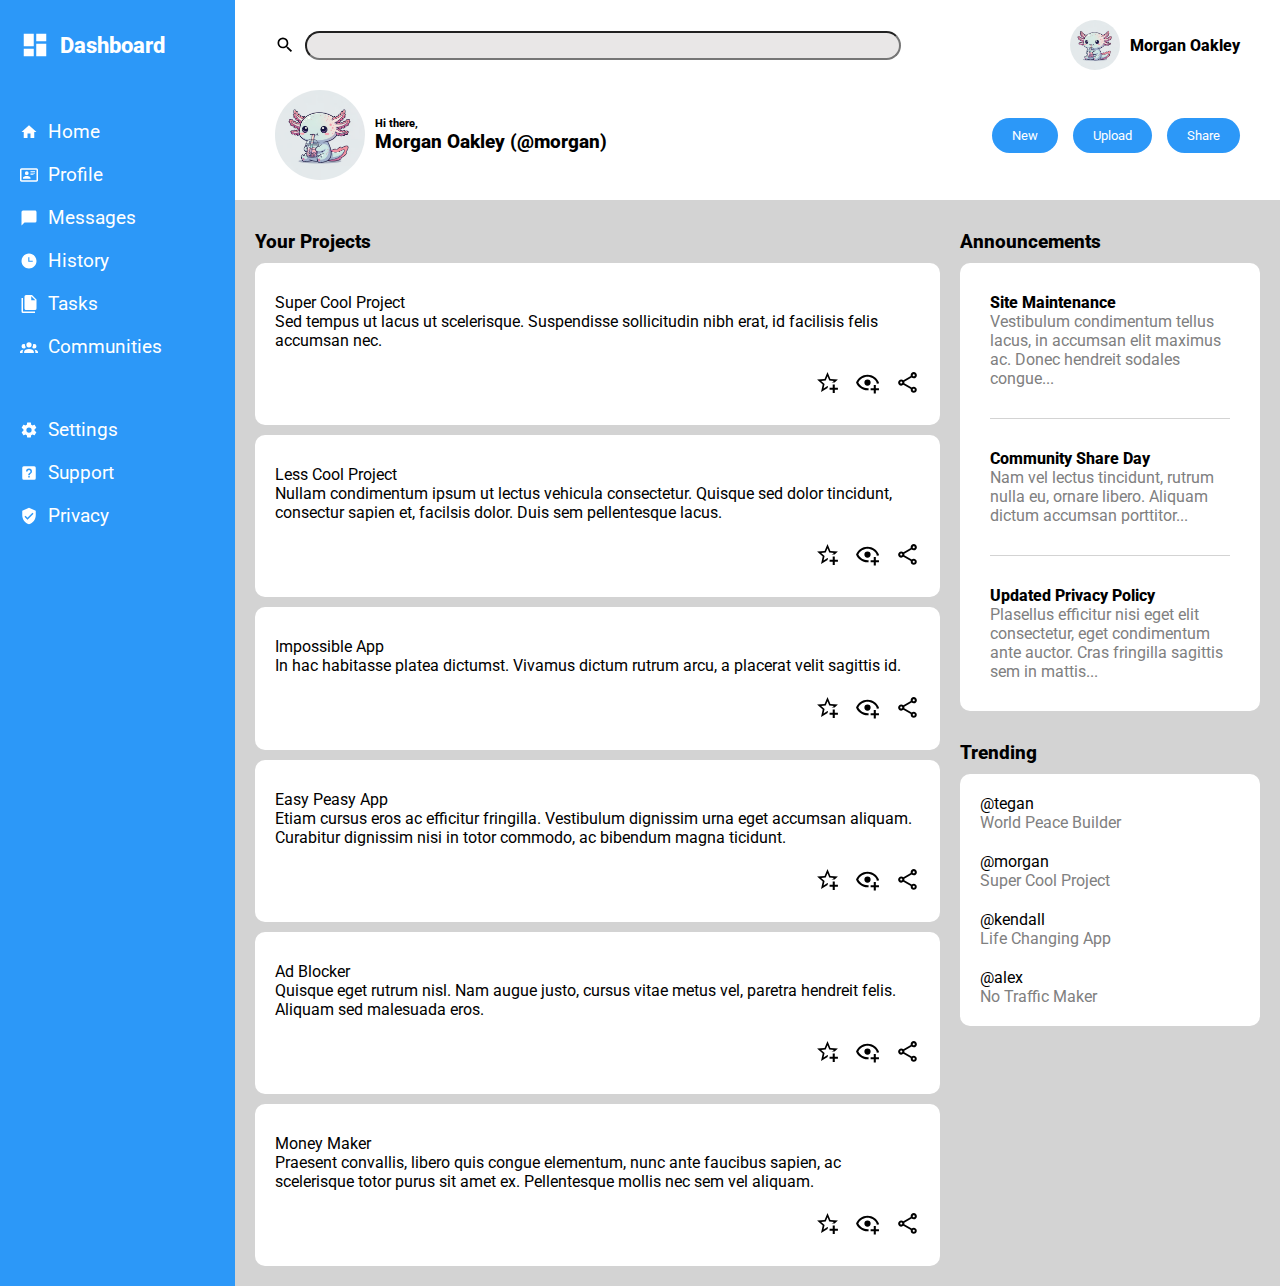
<file: index.html>
<!DOCTYPE html>
<html lang="en">
<head>
    <meta charset="UTF-8">
    <meta name="viewport" content="width=device-width, initial-scale=1.0">
    <link rel="stylesheet" href="style.css">
    <link rel="stylesheet" href="fonts/stylesheet.css">
    <title>Admin Dashboard</title>
</head>
<body>
    <div class="container">
        <div class="menu">
            <div class="search">
                <div class="search-bar">
                    <img src="images/search.svg" alt="Search Icon">
                    <input type="text">
                </div>
                <div class="profile-info">
                    <img src="images/axolotl.avif" alt="Axolotl">
                    Morgan Oakley
                </div>
            </div>
            <div class="profile">
                <div class="user-info">
                    <img src="images/axolotl.avif" alt="Axolotl">
                    <div class="hi-there-text">
                        <p>Hi there,</p>
                        <p>Morgan Oakley (@morgan)</p>
                    </div>
                </div>
                <div class="actions">
                    <ul>
                        <li><button>New</button></li>
                        <li><button>Upload</button></li>
                        <li><button>Share</button></li>
                    </ul>
                </div>
            </div>
        </div>
        <aside class="dashboard">
            <ul>
                <li>
                    <img id="dashboard-logo" src="images/dashboard.svg" alt="">
                    <span id="dashboard">Dashboard</span>
                </li>
            </ul>
            <ul>
                <li>
                    <a href="#">
                        <img src="images/home.svg" alt="Home Icon">
                        <span>Home</span>
                    </a>
                </li>
                <li>
                    <a href="#">
                        <img src="images/profile.svg" alt="Profile Icon">
                        <span>Profile</span>
                    </a>
                </li>
                <li>
                    <a href="#">
                        <img src="images/messages.svg" alt="Messages Icon">
                        <span>Messages</span>
                    </a>
                </li>
                <li>
                    <a href="#">
                        <img src="images/history.svg" alt="History Icon">
                        <span>History</span>
                    </a>
                </li>
                <li>
                    <a href="#">
                        <img src="images/tasks.svg" alt="Tasks Icon">
                        <span>Tasks</span>
                    </a>
                </li>
                <li>
                    <a href="#">
                        <img src="images/communities.svg" alt="Communities Icon">
                        <span>Communities</span>
                    </a>
                </li>
            </ul>
            <ul>
                <li>
                    <a href="#">
                        <img src="images/settings.svg" alt="Settings Icon">
                        <span>Settings</span>
                    </a>
                </li>
                <li>
                    <a href="#">
                        <img src="images/support.svg" alt="Support Icon">
                        <span>Support</span>
                    </a>
                </li>
                <li>
                    <a href="#">
                        <img src="images/privacy.svg" alt="Privacy Icon">
                        <span>Privacy</span>
                    </a>
                </li>
            </ul>
        </aside>
        <main class="content">
            <section class="projects">
                <h2>Your Projects</h2>
                <ul>
                    <li>
                        <p>Super Cool Project</p>
                        <p>Sed tempus ut lacus ut scelerisque. Suspendisse sollicitudin nibh erat, id facilisis felis accumsan nec.</p>
                    </li>
                    <li>
                        <p>Less Cool Project</p>
                        <p>Nullam condimentum ipsum ut lectus vehicula consectetur. Quisque sed dolor tincidunt, consectur sapien et, facilsis dolor. Duis sem pellentesque lacus.</p>
                    </li>
                    <li>
                        <p>Impossible App</p>
                        <p>In hac habitasse platea dictumst. Vivamus dictum rutrum arcu, a placerat velit sagittis id.</p>
                    </li>
                    <li>
                        <p>Easy Peasy App</p>
                        <p>Etiam cursus eros ac efficitur fringilla. Vestibulum dignissim urna eget accumsan aliquam. Curabitur dignissim nisi in totor commodo, ac bibendum magna ticidunt.</p>
                    </li>
                    <li>
                        <p>Ad Blocker</p>
                        <p>Quisque eget rutrum nisl. Nam augue justo, cursus vitae metus vel, paretra hendreit felis. Aliquam sed malesuada eros.</p>
                    </li>
                    <li>
                        <p>Money Maker</p>
                        <p>Praesent convallis, libero quis congue elementum, nunc ante faucibus sapien, ac scelerisque totor purus sit amet ex. Pellentesque mollis nec sem vel aliquam.</p>
                    </li>
                </ul>
            </section>
            <div class="content-right-side">
                <div class="announcements">
                    <h2>Announcements</h2>
                    <section class="announcement-list">
                        <ul>
                            <li>
                                <p>Site Maintenance</p>
                                <p>Vestibulum condimentum tellus lacus, in accumsan elit maximus ac. Donec hendreit sodales congue...</p>
                            </li>
                            <li>
                                <p>Community Share Day</p>
                                <p>Nam vel lectus tincidunt, rutrum nulla eu, ornare libero. Aliquam dictum accumsan porttitor...</p>
                            </li>
                            <li>
                                <p>Updated Privacy Policy</p>
                                <p>Plasellus efficitur nisi eget elit consectetur, eget condimentum ante auctor. Cras fringilla sagittis sem in mattis...</p>
                            </li>
                        </ul>
                    </section>
                </div>
                <section class="trending">
                    <h2>Trending</h2>
                    <div class="trending-list">
                        <ul>
                            <li>
                                <div class="usernames">
                                    <p>@tegan</p>
                                    <p>World Peace Builder</p>
                                </div>
                            </li>
                            <li>
                                <div class="usernames">
                                    <p>@morgan</p>
                                    <p>Super Cool Project</p>
                                </div>
                            </li>
                            <li>
                                <div class="usernames">
                                    <p>@kendall</p>
                                    <p>Life Changing App</p>
                                </div>
                            </li>
                            <li>
                                <div class="usernames">
                                    <p>@alex</p>
                                    <p>No Traffic Maker</p>
                                </div>
                            </li>
                        </ul>
                    </div>
                </section>
            </div>
        </main>
    </div>
    <script src="script.js"></script>
</body>
</html>
</file>
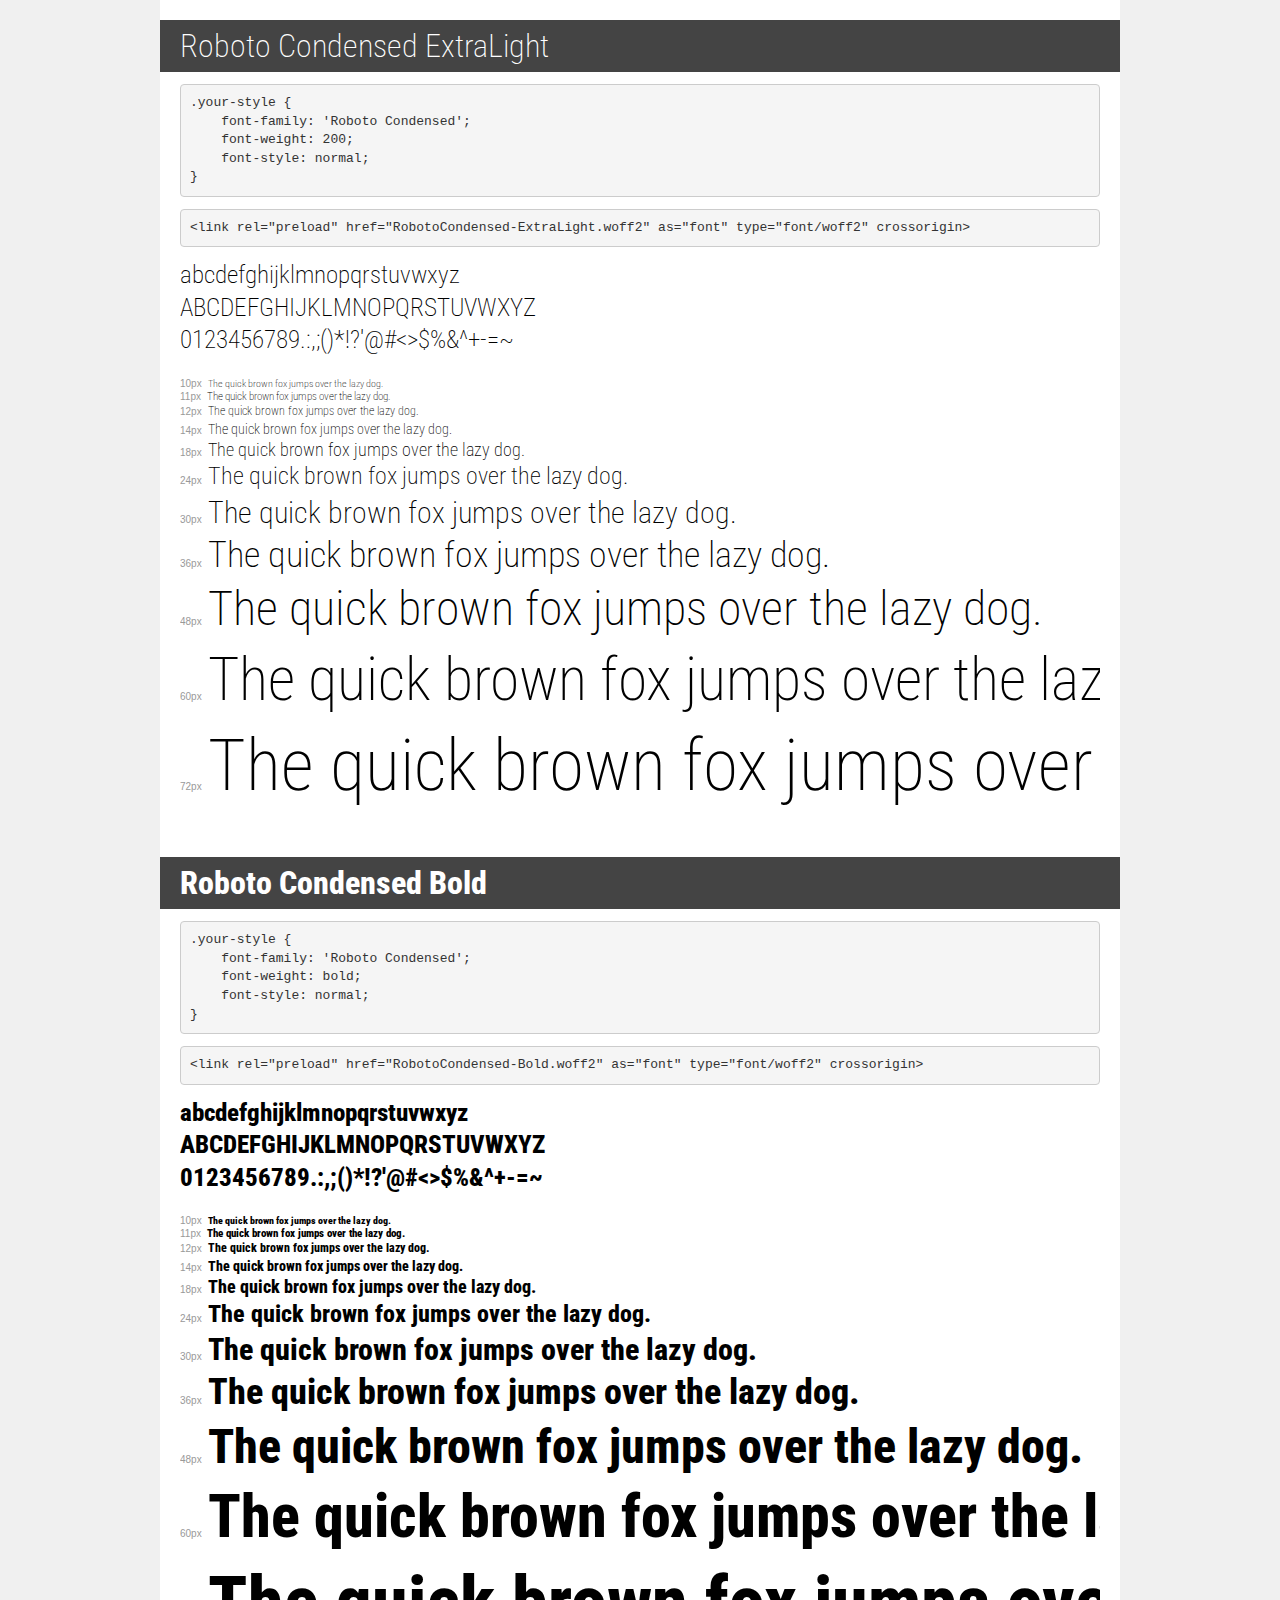
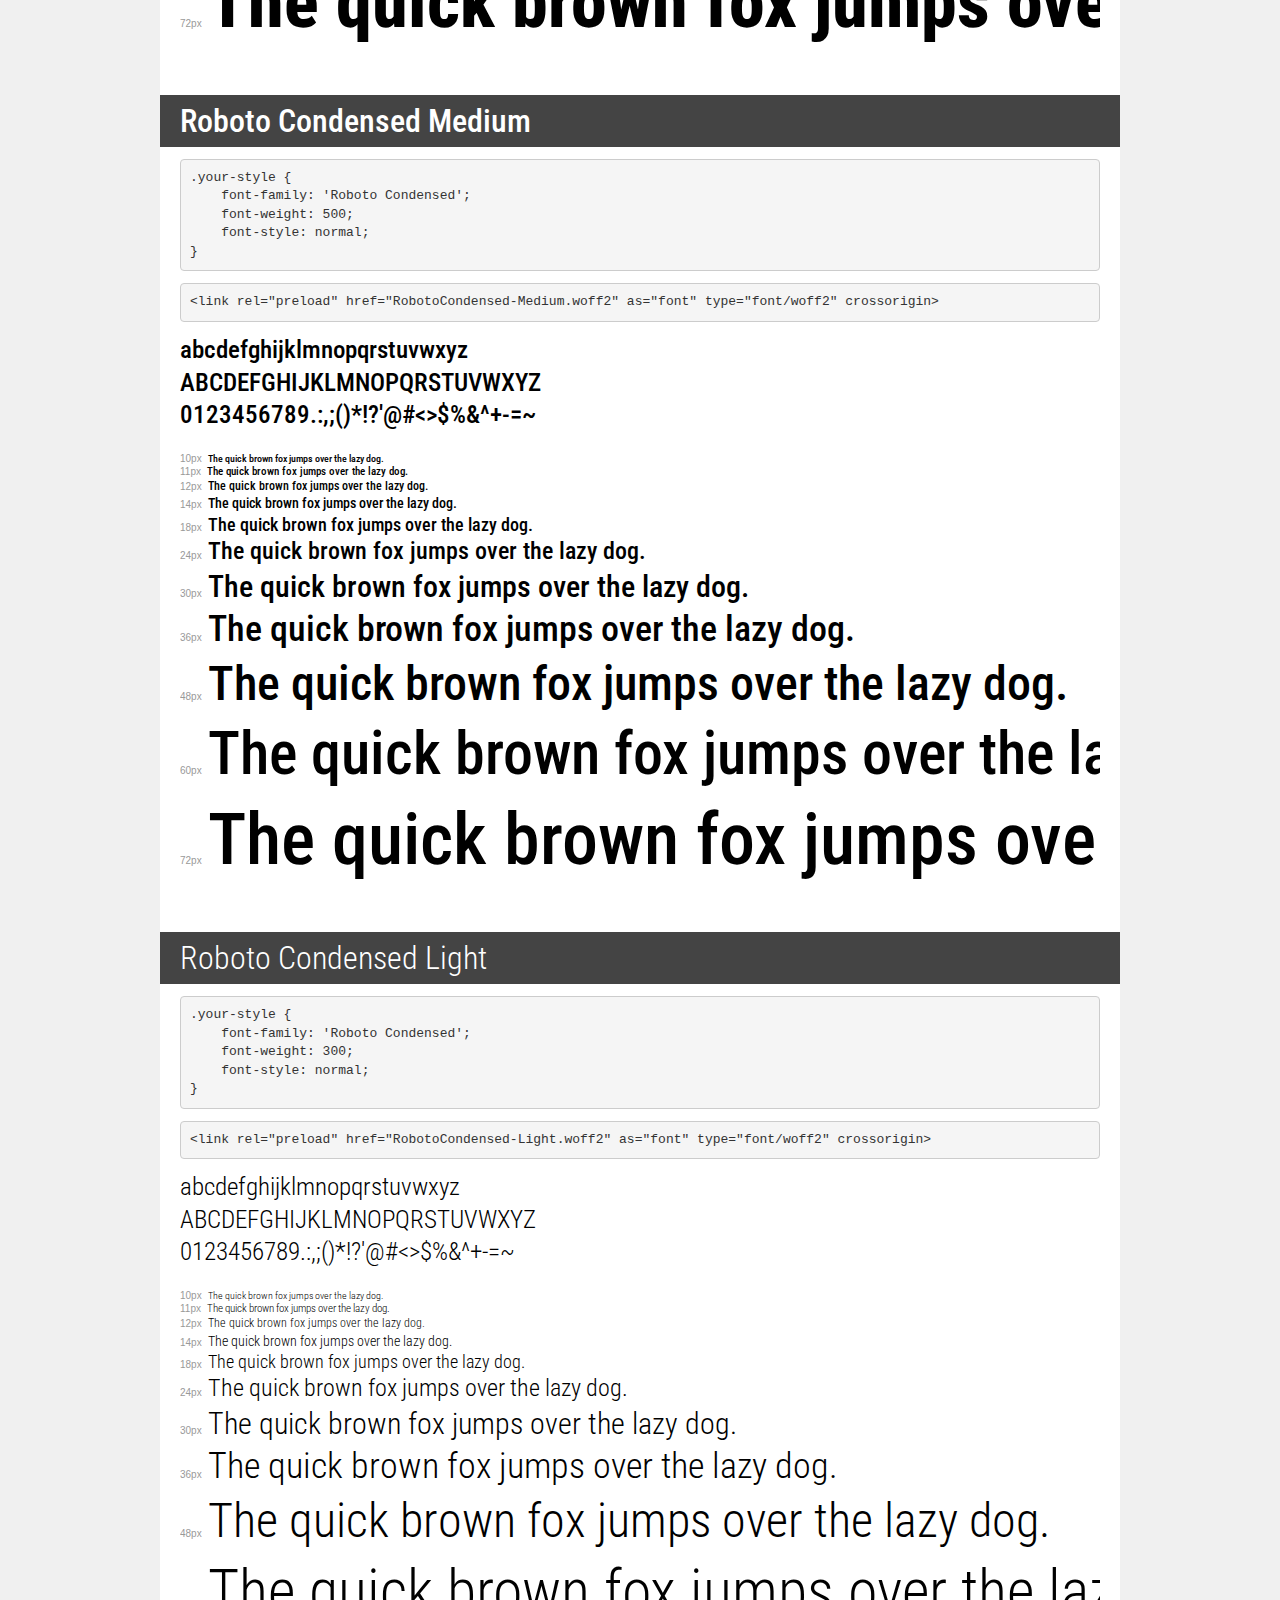
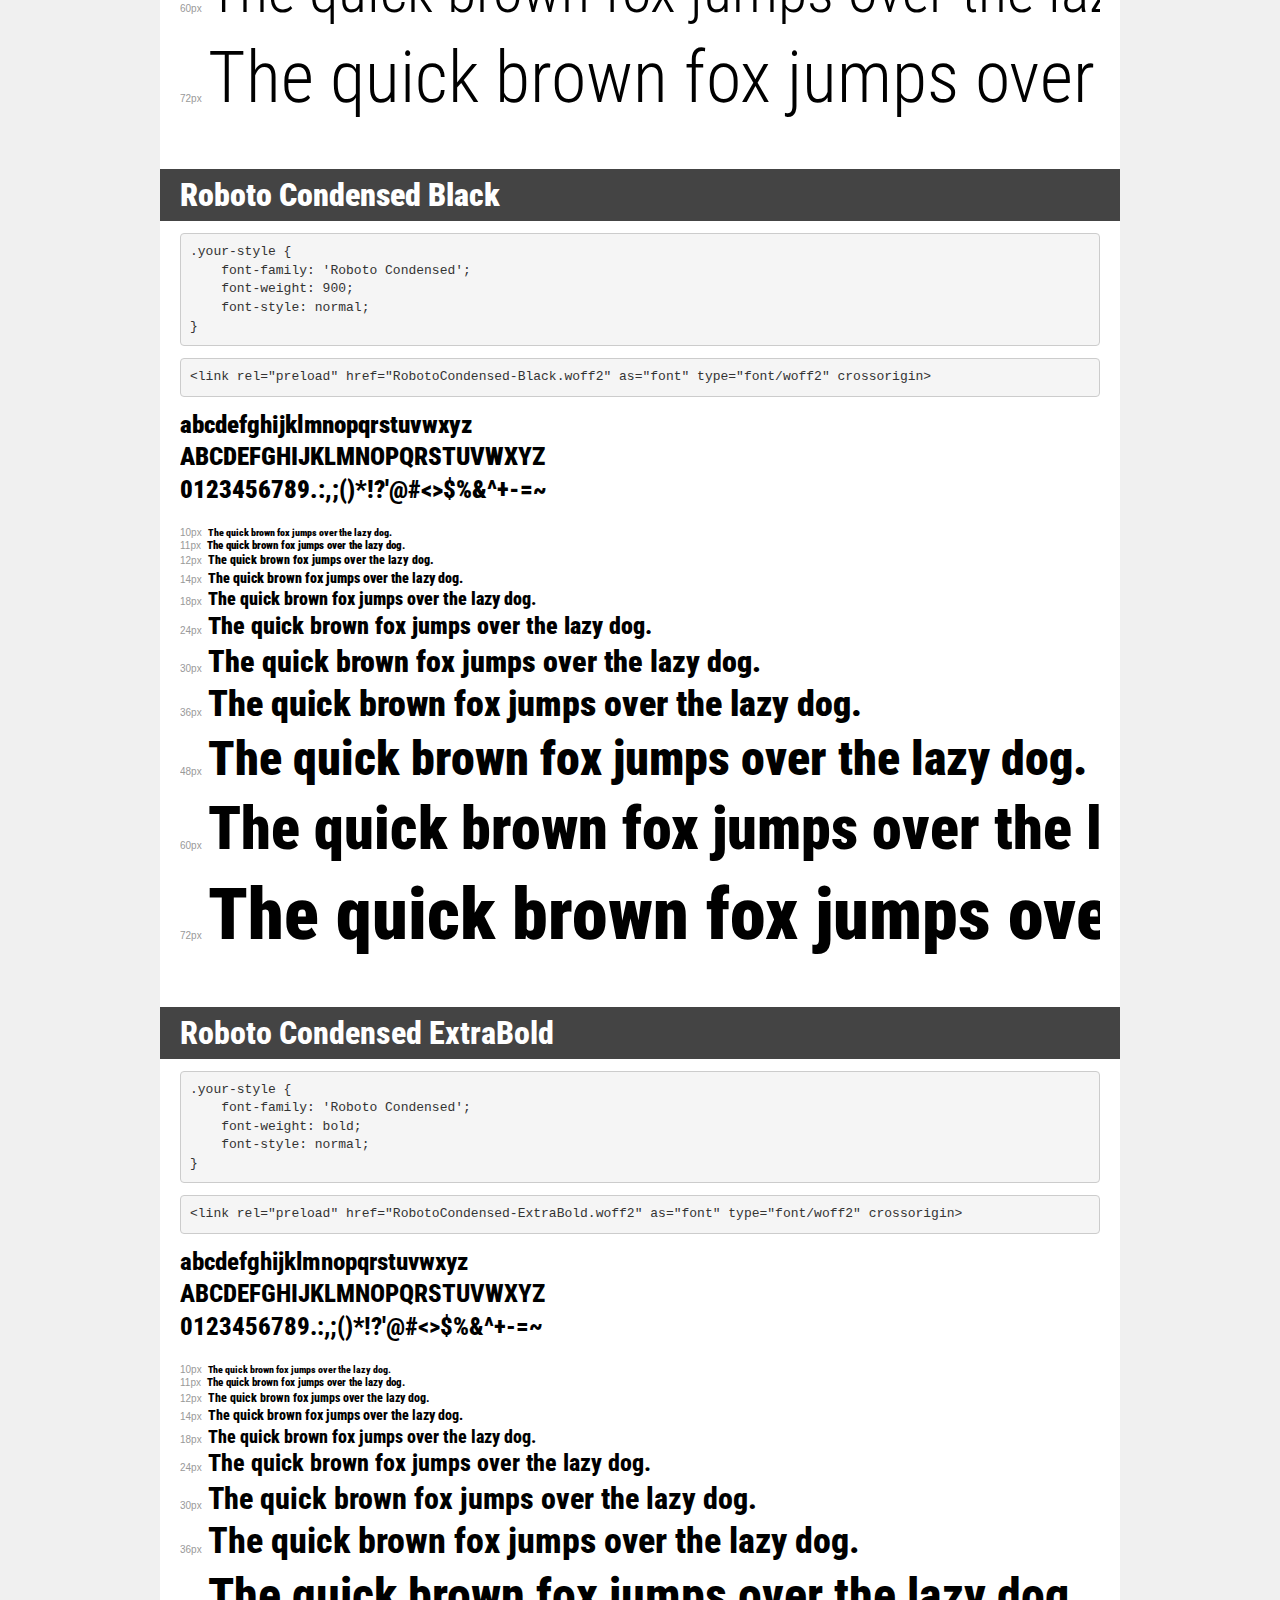
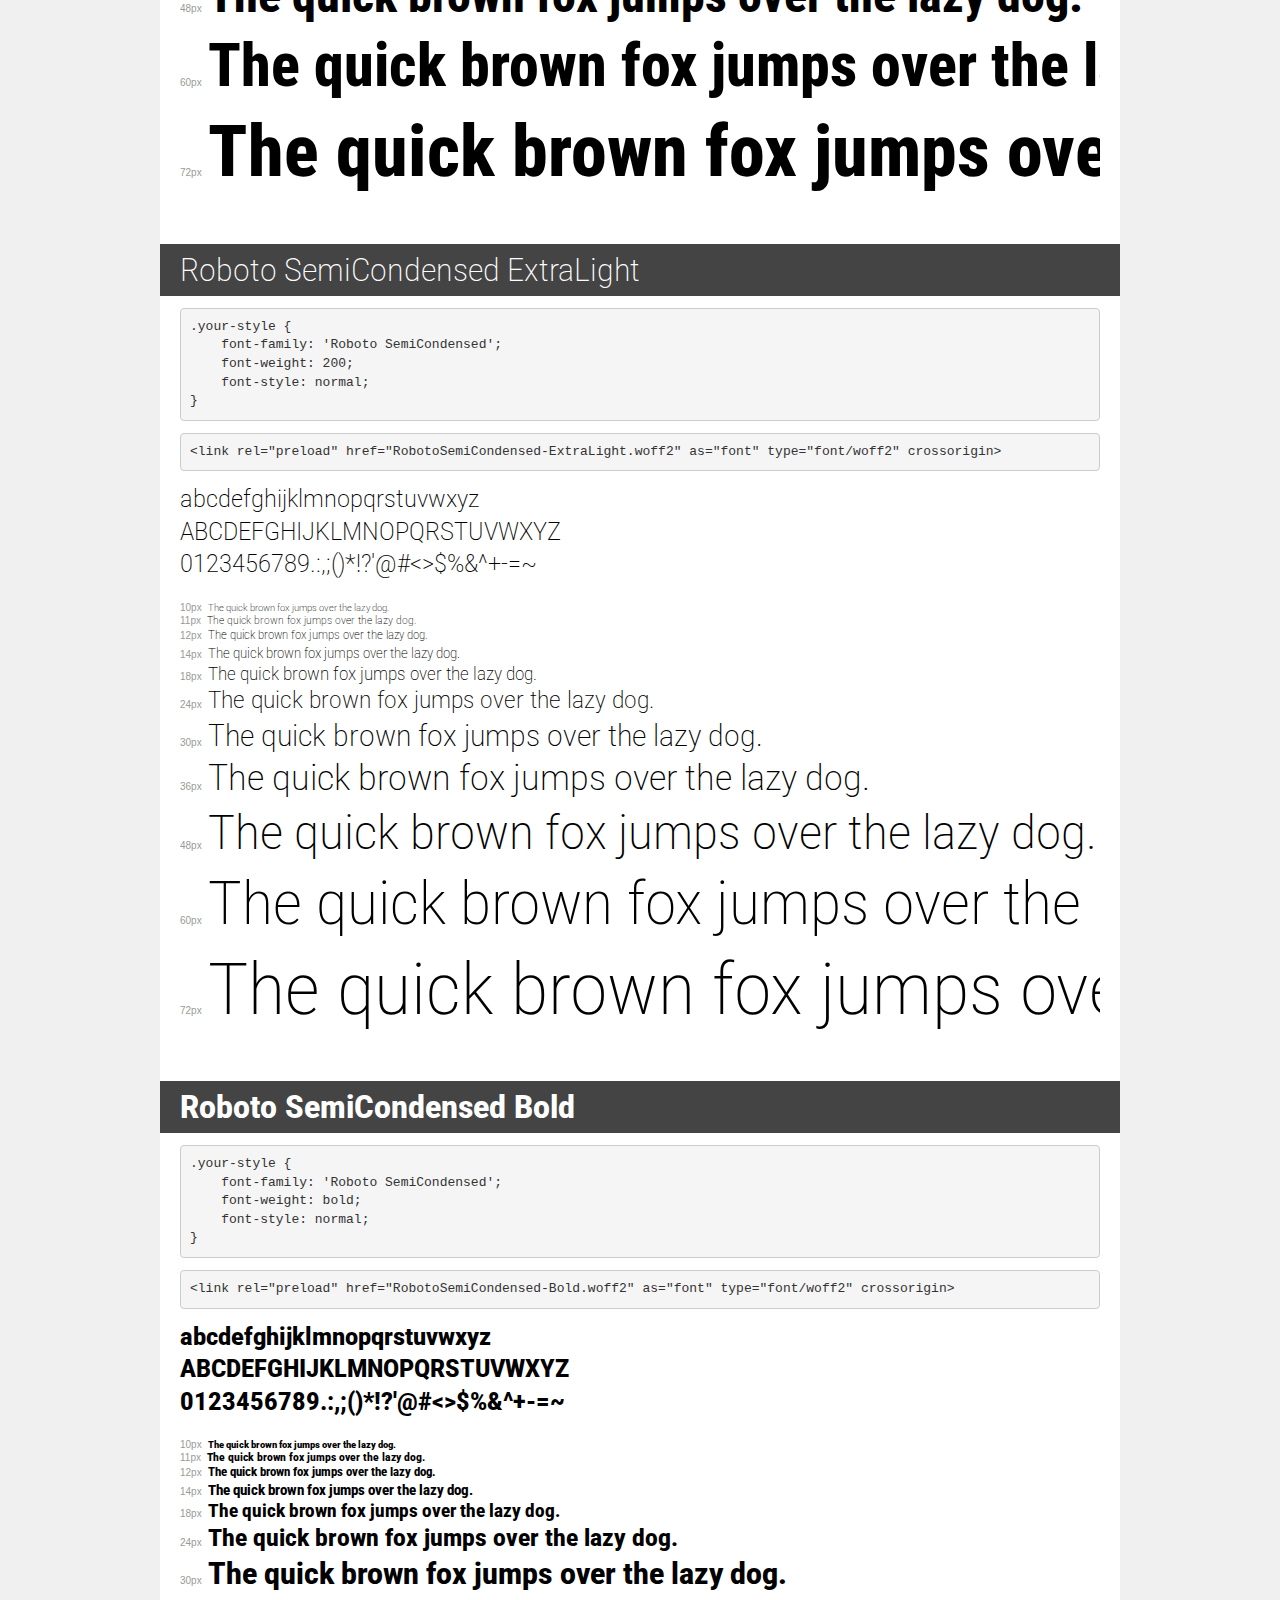
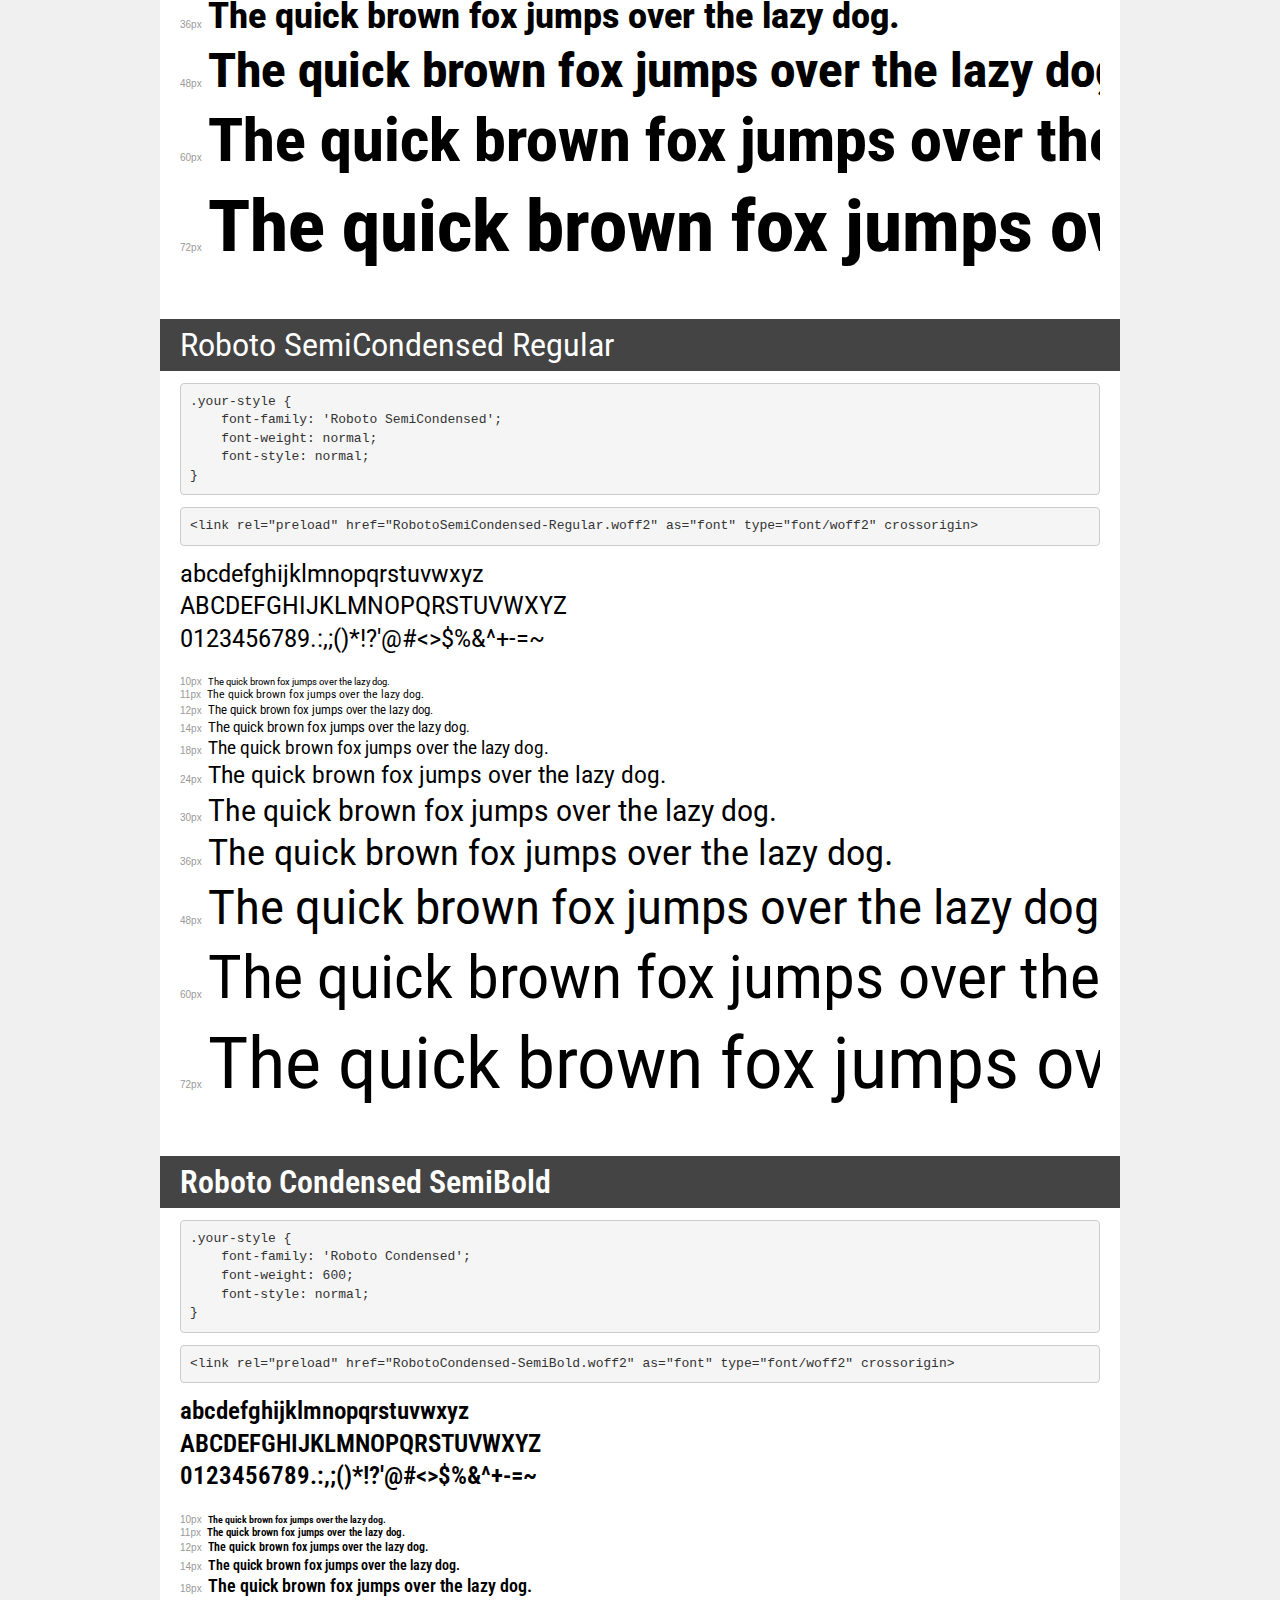
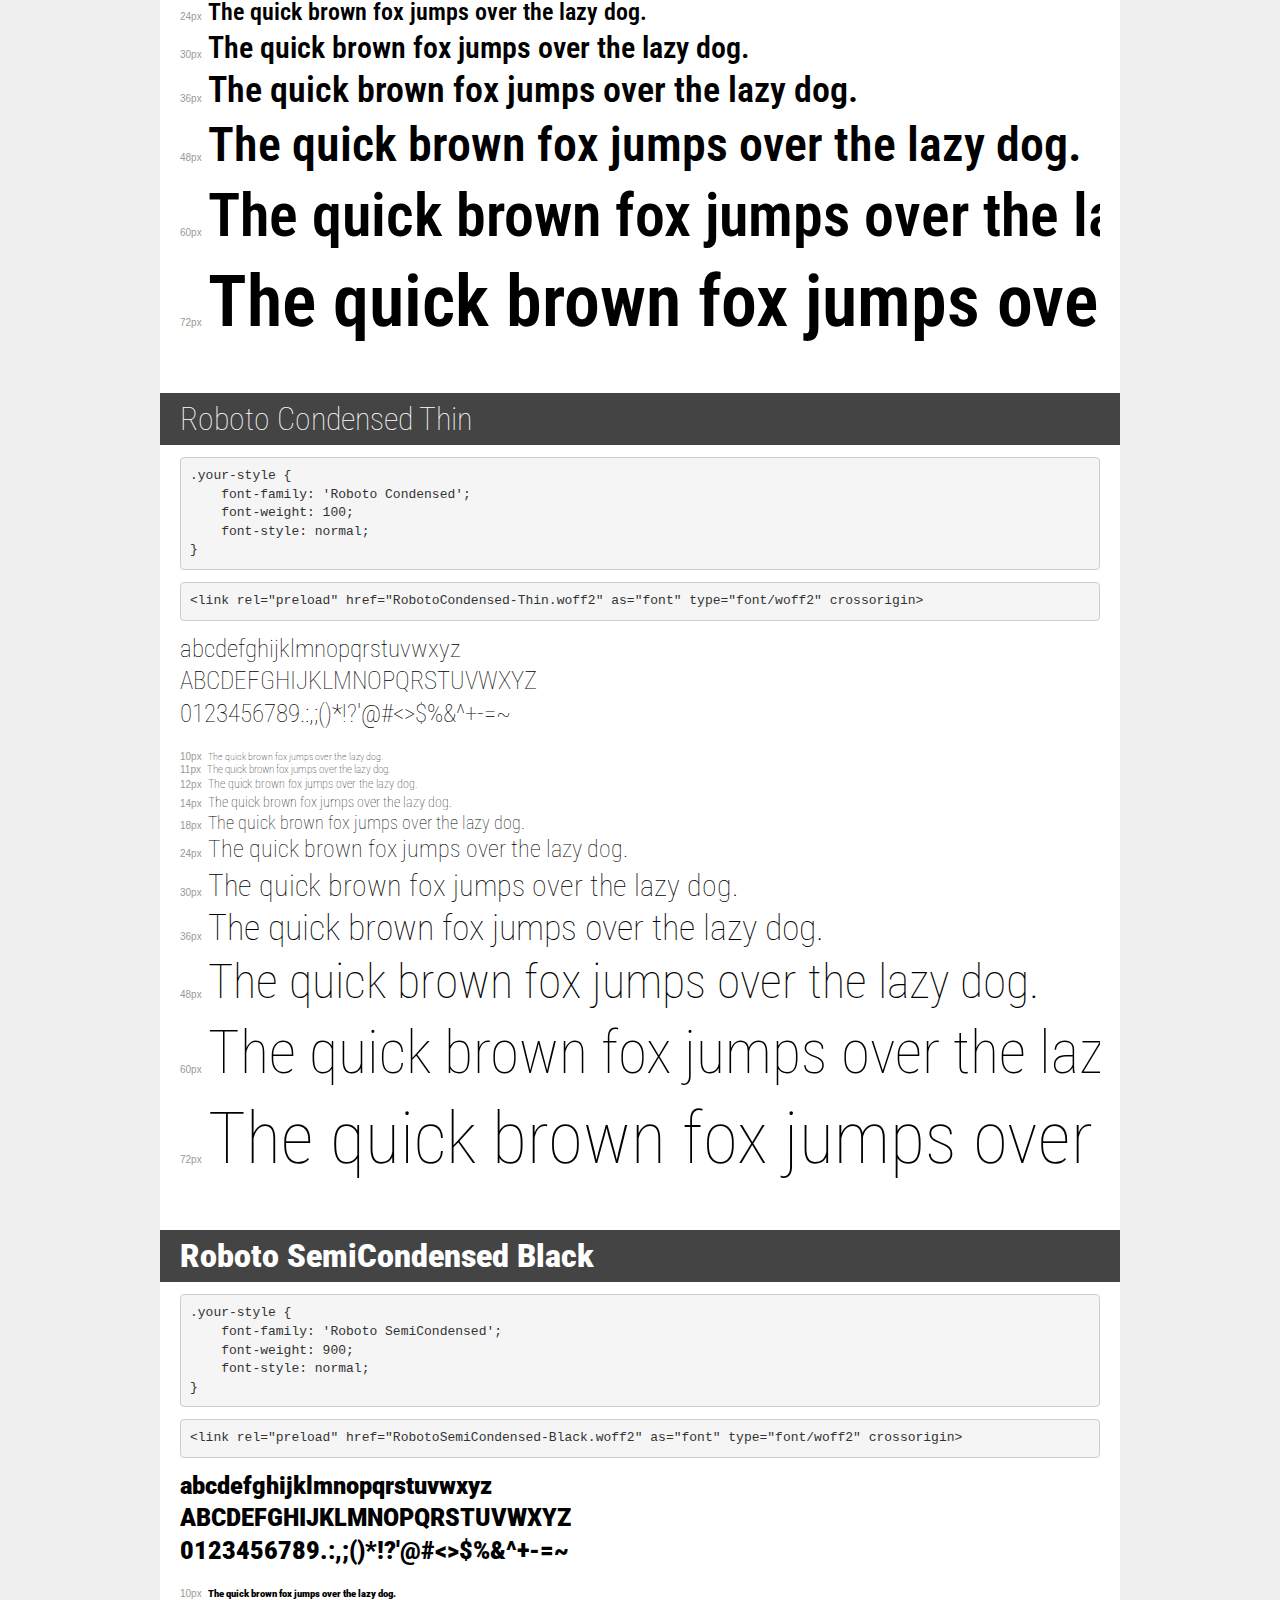
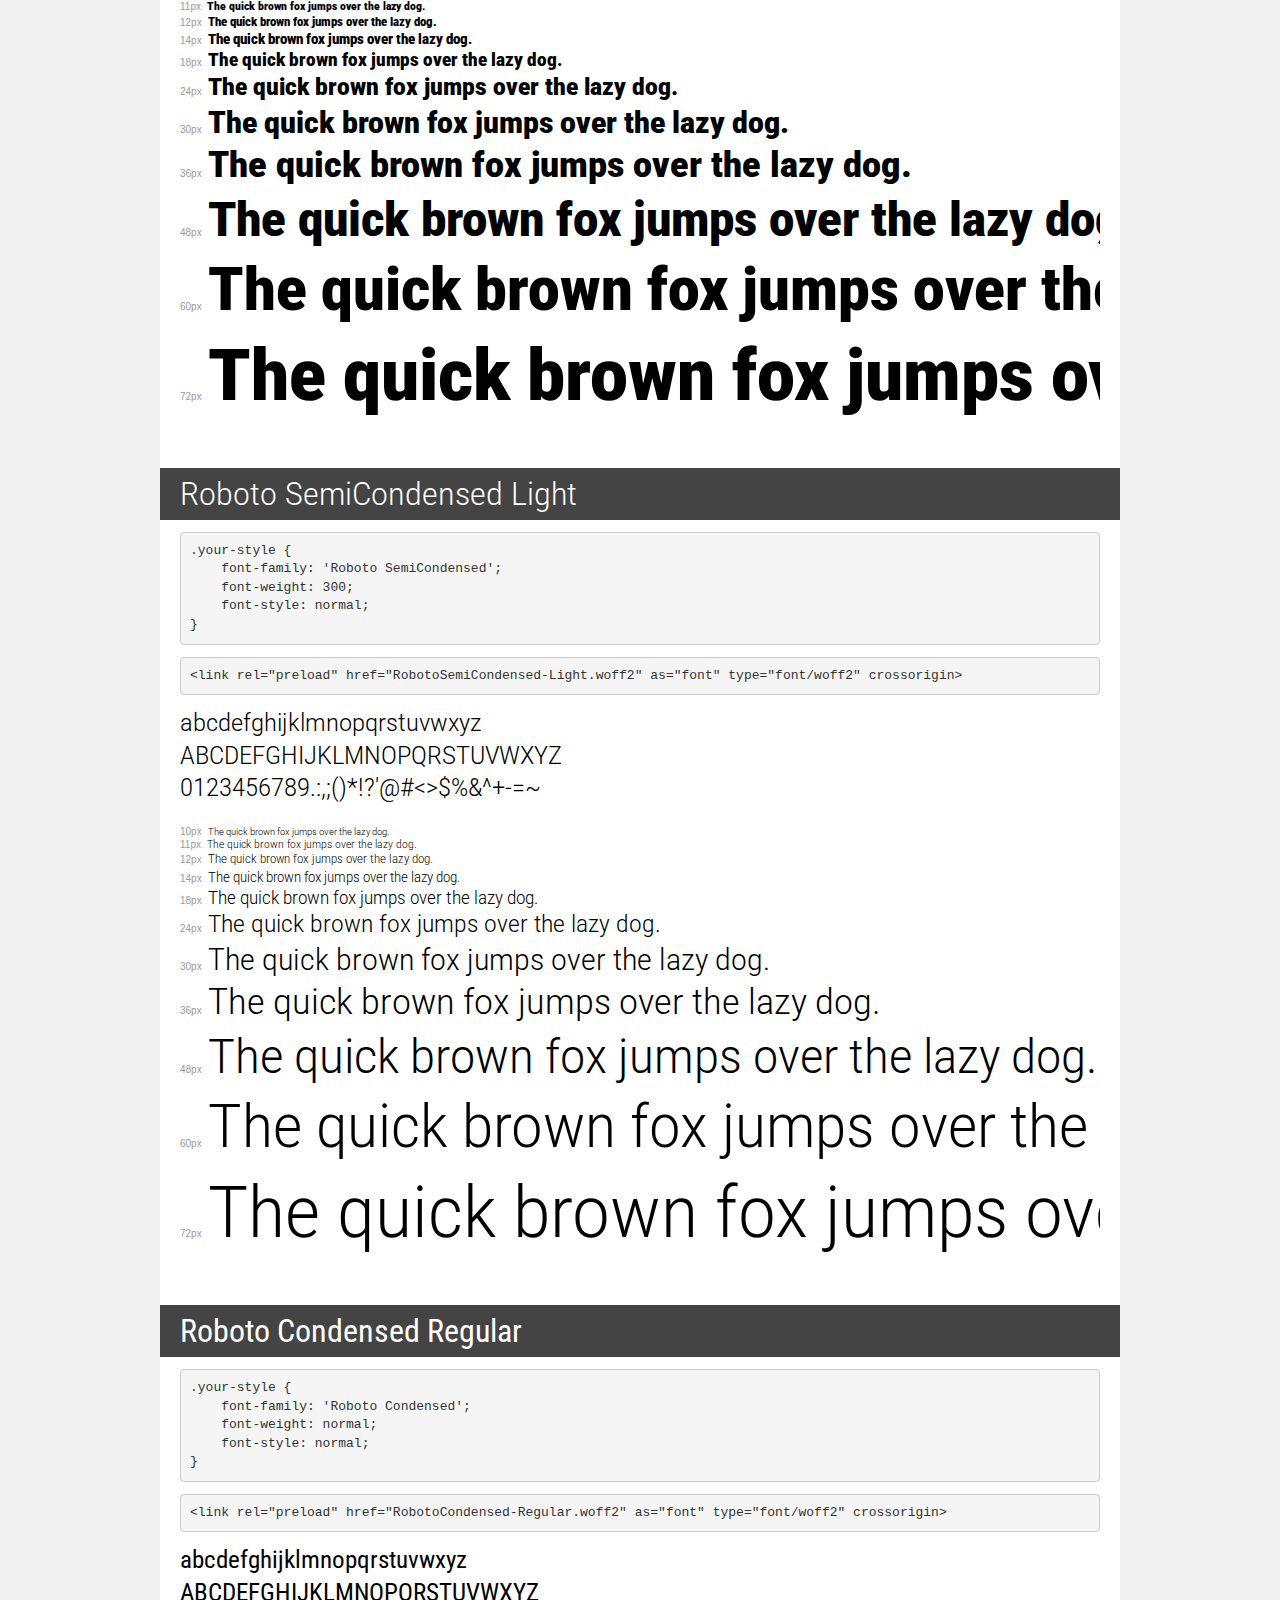
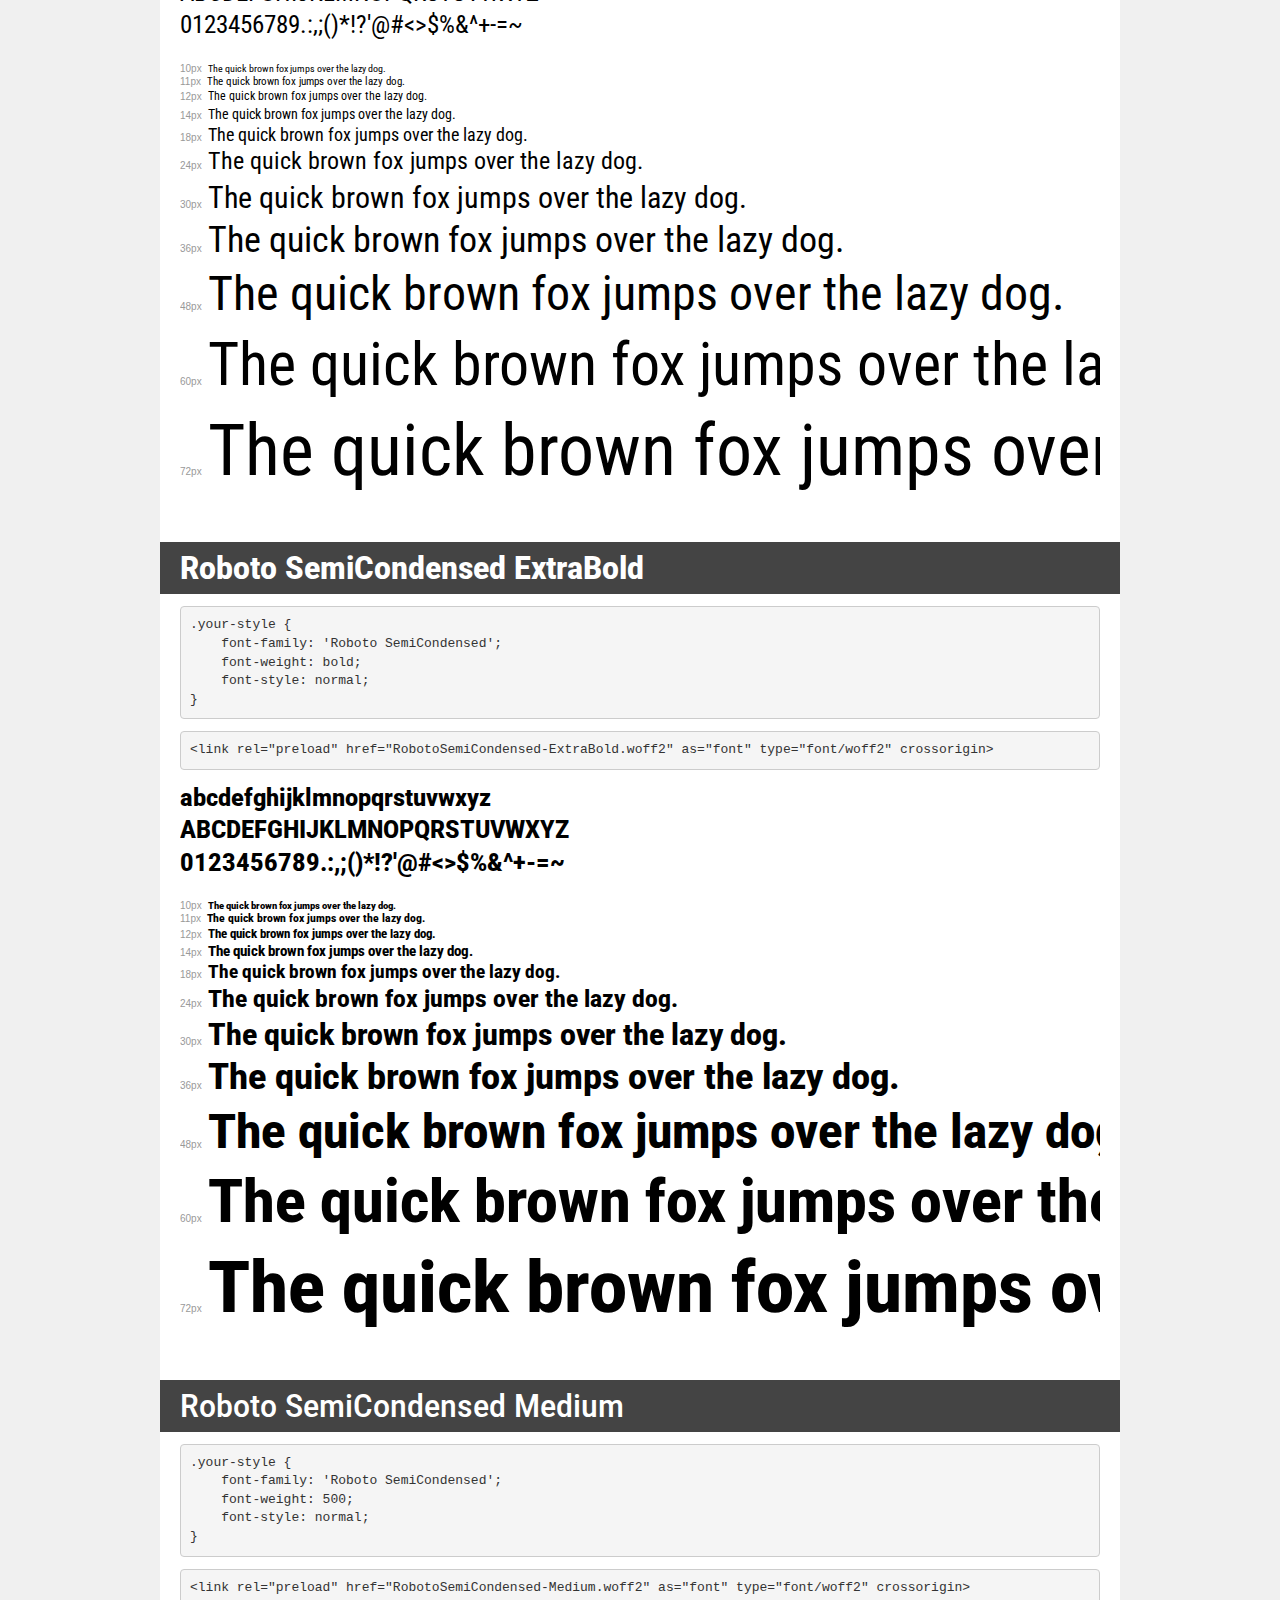
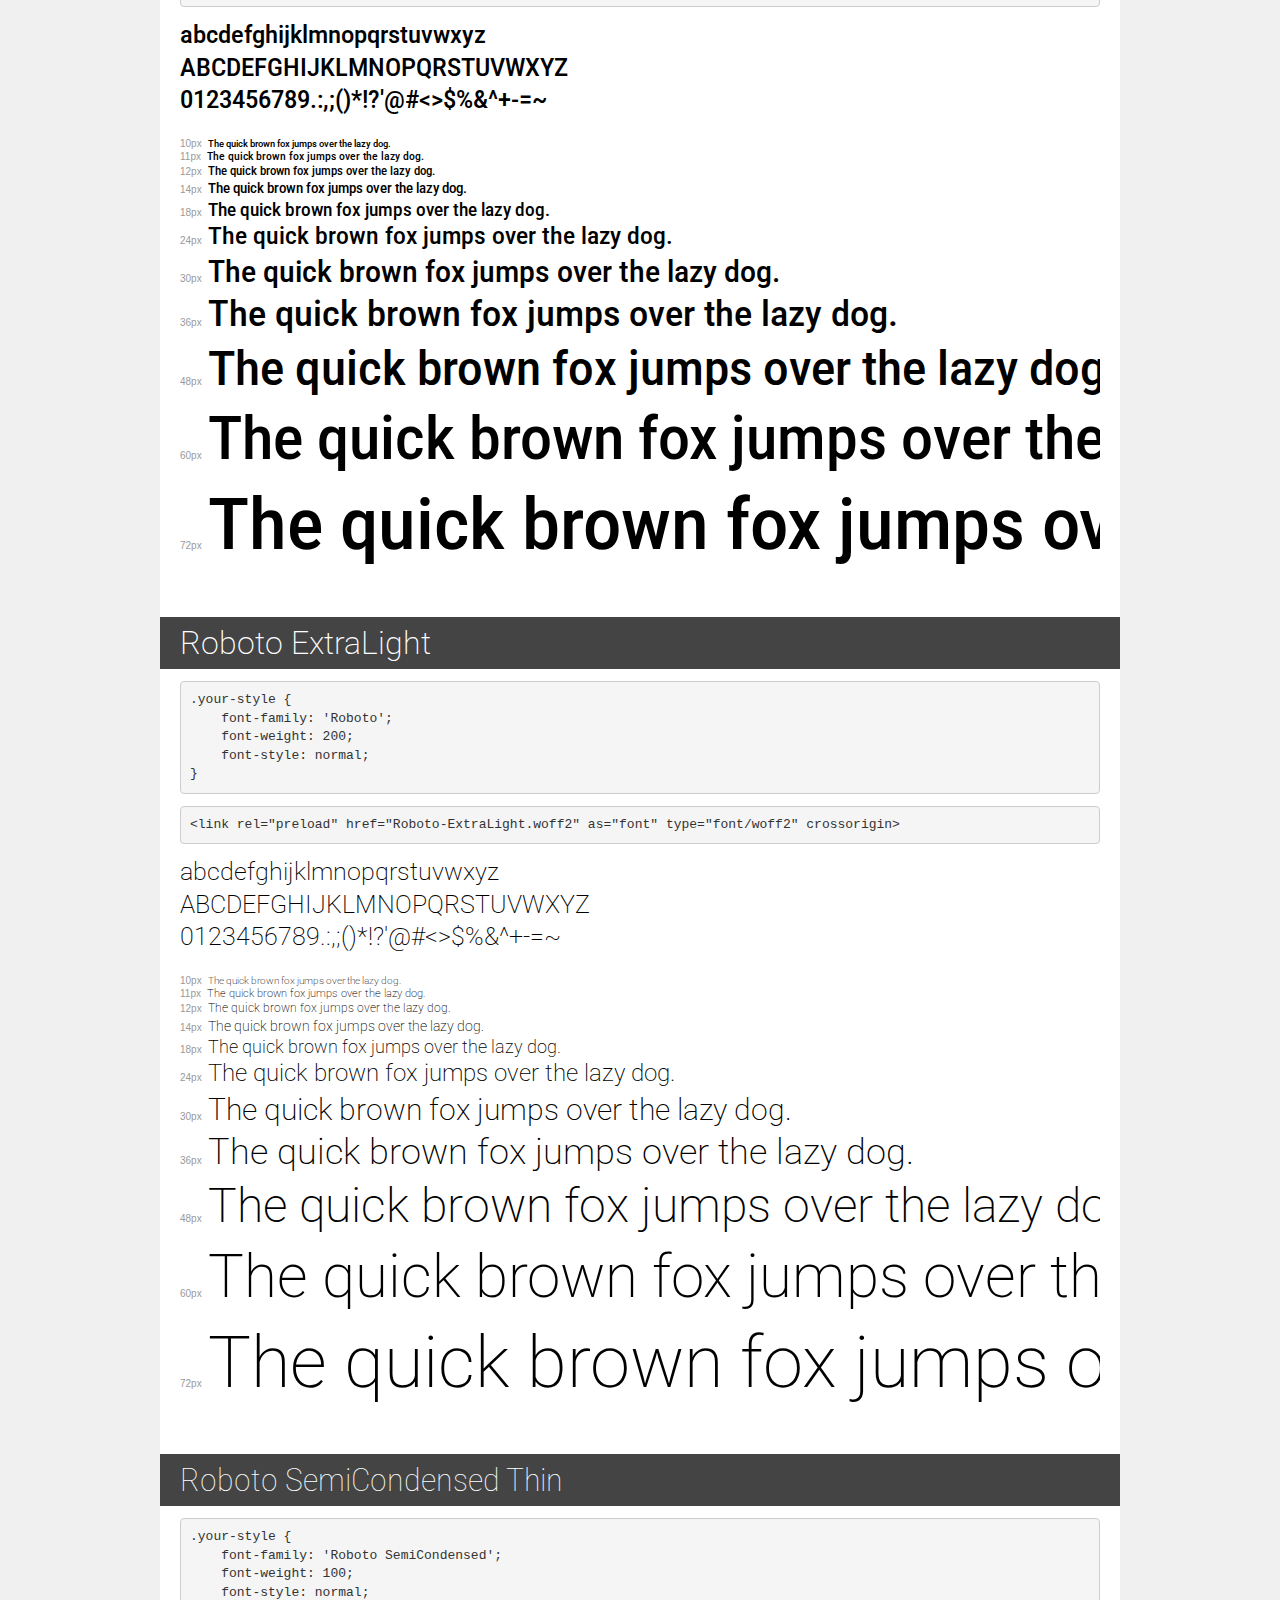
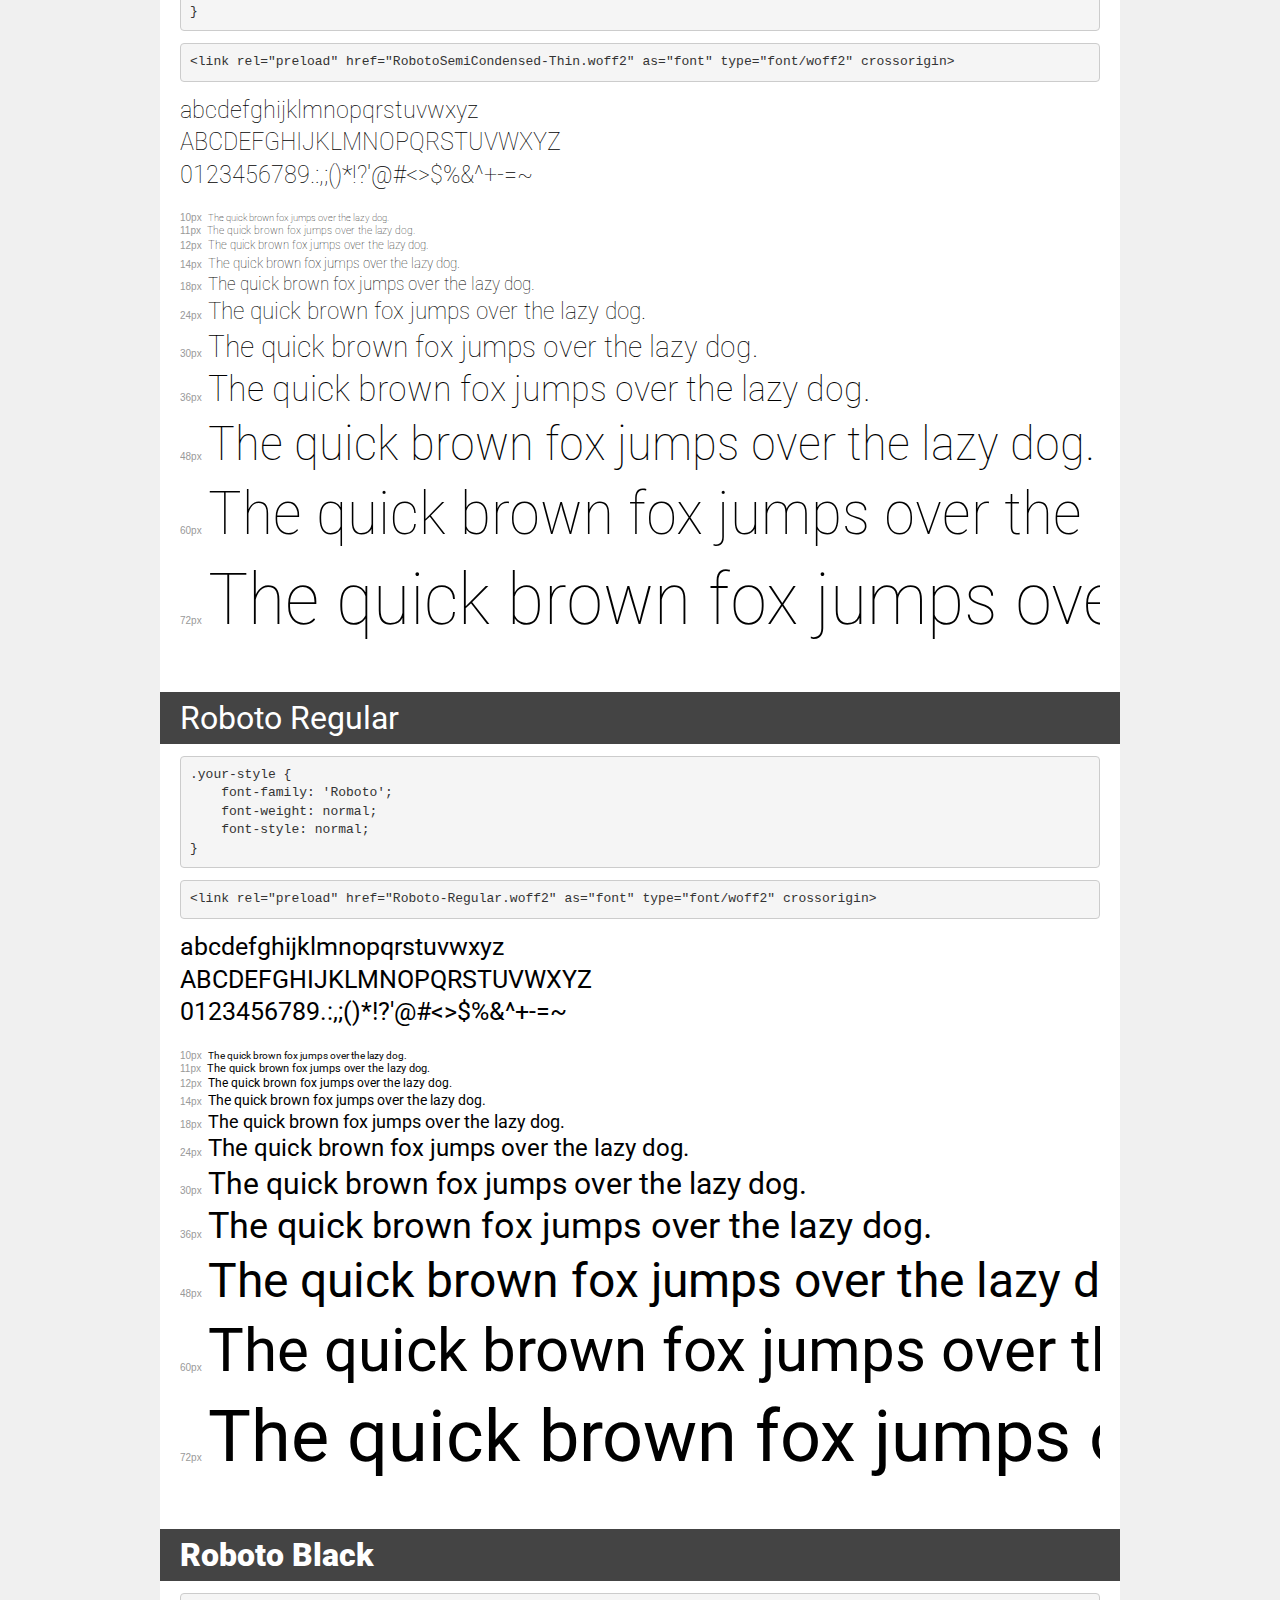
<file: fonts/demo.html>
<!DOCTYPE html>
<html lang="en">
<head>
    <meta charset="utf-8">
    <meta http-equiv="X-UA-Compatible" content="IE=edge">
    <meta name="viewport" content="width=device-width, initial-scale=1">
    <meta name="robots" content="noindex, noarchive">
    <meta name="format-detection" content="telephone=no">
    <title>Transfonter demo</title>
    <link href="stylesheet.css" rel="stylesheet">
    <style>
        /*
        http://meyerweb.com/eric/tools/css/reset/
        v2.0 | 20110126
        License: none (public domain)
        */
        html, body, div, span, applet, object, iframe,
        h1, h2, h3, h4, h5, h6, p, blockquote, pre,
        a, abbr, acronym, address, big, cite, code,
        del, dfn, em, img, ins, kbd, q, s, samp,
        small, strike, strong, sub, sup, tt, var,
        b, u, i, center,
        dl, dt, dd, ol, ul, li,
        fieldset, form, label, legend,
        table, caption, tbody, tfoot, thead, tr, th, td,
        article, aside, canvas, details, embed,
        figure, figcaption, footer, header, hgroup,
        menu, nav, output, ruby, section, summary,
        time, mark, audio, video {
            margin: 0;
            padding: 0;
            border: 0;
            font-size: 100%;
            font: inherit;
            vertical-align: baseline;
        }
        /* HTML5 display-role reset for older browsers */
        article, aside, details, figcaption, figure,
        footer, header, hgroup, menu, nav, section {
            display: block;
        }
        body {
            line-height: 1;
        }
        ol, ul {
            list-style: none;
        }
        blockquote, q {
            quotes: none;
        }
        blockquote:before, blockquote:after,
        q:before, q:after {
            content: '';
            content: none;
        }
        table {
            border-collapse: collapse;
            border-spacing: 0;
        }
        /* demo styles */
        body {
            background: #f0f0f0;
            color: #000;
        }
        .page {
            background: #fff;
            width: 920px;
            margin: 0 auto;
            padding: 20px 20px 0 20px;
            overflow: hidden;
        }
        .font-container {
            overflow-x: auto;
            overflow-y: hidden;
            margin-bottom: 40px;
            line-height: 1.3;
            white-space: nowrap;
            padding-bottom: 5px;
        }
        h1 {
            position: relative;
            background: #444;
            font-size: 32px;
            color: #fff;
            padding: 10px 20px;
            margin: 0 -20px 12px -20px;
        }
        .letters {
            font-size: 25px;
            margin-bottom: 20px;
        }
        .s10:before {
            content: '10px';
        }
        .s11:before {
            content: '11px';
        }
        .s12:before {
            content: '12px';
        }
        .s14:before {
            content: '14px';
        }
        .s18:before {
            content: '18px';
        }
        .s24:before {
            content: '24px';
        }
        .s30:before {
            content: '30px';
        }
        .s36:before {
            content: '36px';
        }
        .s48:before {
            content: '48px';
        }
        .s60:before {
            content: '60px';
        }
        .s72:before {
            content: '72px';
        }
        .s10:before, .s11:before, .s12:before, .s14:before,
        .s18:before, .s24:before, .s30:before, .s36:before,
        .s48:before, .s60:before, .s72:before {
            font-family: Arial, sans-serif;
            font-size: 10px;
            font-weight: normal;
            font-style: normal;
            color: #999;
            padding-right: 6px;
        }
        pre {
            display: block;
            padding: 9px;
            margin: 0 0 12px;
            font-family: Monaco, Menlo, Consolas, "Courier New", monospace;
            font-size: 13px;
            line-height: 1.428571429;
            color: #333;
            font-weight: normal;
            font-style: normal;
            background-color: #f5f5f5;
            border: 1px solid #ccc;
            overflow-x: auto;
            border-radius: 4px;
        }
        /* responsive */
        @media (max-width: 959px) {
            .page {
                width: auto;
                margin: 0;
            }
        }
    </style>
</head>
<body>
<div class="page">
    <div class="demo">
        <h1 style="font-family: 'Roboto Condensed'; font-weight: 200; font-style: normal;">Roboto Condensed ExtraLight</h1>
        <pre title="Usage">.your-style {
    font-family: 'Roboto Condensed';
    font-weight: 200;
    font-style: normal;
}</pre>
        <pre title="Preload (optional)">
&lt;link rel=&quot;preload&quot; href=&quot;RobotoCondensed-ExtraLight.woff2&quot; as=&quot;font&quot; type=&quot;font/woff2&quot; crossorigin&gt;</pre>
        <div class="font-container" style="font-family: 'Roboto Condensed'; font-weight: 200; font-style: normal;">
            <p class="letters">
                abcdefghijklmnopqrstuvwxyz<br>
ABCDEFGHIJKLMNOPQRSTUVWXYZ<br>
                0123456789.:,;()*!?'@#&lt;&gt;$%&^+-=~
            </p>
            <p class="s10" style="font-size: 10px;">The quick brown fox jumps over the lazy dog.</p>
            <p class="s11" style="font-size: 11px;">The quick brown fox jumps over the lazy dog.</p>
            <p class="s12" style="font-size: 12px;">The quick brown fox jumps over the lazy dog.</p>
            <p class="s14" style="font-size: 14px;">The quick brown fox jumps over the lazy dog.</p>
            <p class="s18" style="font-size: 18px;">The quick brown fox jumps over the lazy dog.</p>
            <p class="s24" style="font-size: 24px;">The quick brown fox jumps over the lazy dog.</p>
            <p class="s30" style="font-size: 30px;">The quick brown fox jumps over the lazy dog.</p>
            <p class="s36" style="font-size: 36px;">The quick brown fox jumps over the lazy dog.</p>
            <p class="s48" style="font-size: 48px;">The quick brown fox jumps over the lazy dog.</p>
            <p class="s60" style="font-size: 60px;">The quick brown fox jumps over the lazy dog.</p>
            <p class="s72" style="font-size: 72px;">The quick brown fox jumps over the lazy dog.</p>
        </div>
    </div>

    <div class="demo">
        <h1 style="font-family: 'Roboto Condensed'; font-weight: bold; font-style: normal;">Roboto Condensed Bold</h1>
        <pre title="Usage">.your-style {
    font-family: 'Roboto Condensed';
    font-weight: bold;
    font-style: normal;
}</pre>
        <pre title="Preload (optional)">
&lt;link rel=&quot;preload&quot; href=&quot;RobotoCondensed-Bold.woff2&quot; as=&quot;font&quot; type=&quot;font/woff2&quot; crossorigin&gt;</pre>
        <div class="font-container" style="font-family: 'Roboto Condensed'; font-weight: bold; font-style: normal;">
            <p class="letters">
                abcdefghijklmnopqrstuvwxyz<br>
ABCDEFGHIJKLMNOPQRSTUVWXYZ<br>
                0123456789.:,;()*!?'@#&lt;&gt;$%&^+-=~
            </p>
            <p class="s10" style="font-size: 10px;">The quick brown fox jumps over the lazy dog.</p>
            <p class="s11" style="font-size: 11px;">The quick brown fox jumps over the lazy dog.</p>
            <p class="s12" style="font-size: 12px;">The quick brown fox jumps over the lazy dog.</p>
            <p class="s14" style="font-size: 14px;">The quick brown fox jumps over the lazy dog.</p>
            <p class="s18" style="font-size: 18px;">The quick brown fox jumps over the lazy dog.</p>
            <p class="s24" style="font-size: 24px;">The quick brown fox jumps over the lazy dog.</p>
            <p class="s30" style="font-size: 30px;">The quick brown fox jumps over the lazy dog.</p>
            <p class="s36" style="font-size: 36px;">The quick brown fox jumps over the lazy dog.</p>
            <p class="s48" style="font-size: 48px;">The quick brown fox jumps over the lazy dog.</p>
            <p class="s60" style="font-size: 60px;">The quick brown fox jumps over the lazy dog.</p>
            <p class="s72" style="font-size: 72px;">The quick brown fox jumps over the lazy dog.</p>
        </div>
    </div>

    <div class="demo">
        <h1 style="font-family: 'Roboto Condensed'; font-weight: 500; font-style: normal;">Roboto Condensed Medium</h1>
        <pre title="Usage">.your-style {
    font-family: 'Roboto Condensed';
    font-weight: 500;
    font-style: normal;
}</pre>
        <pre title="Preload (optional)">
&lt;link rel=&quot;preload&quot; href=&quot;RobotoCondensed-Medium.woff2&quot; as=&quot;font&quot; type=&quot;font/woff2&quot; crossorigin&gt;</pre>
        <div class="font-container" style="font-family: 'Roboto Condensed'; font-weight: 500; font-style: normal;">
            <p class="letters">
                abcdefghijklmnopqrstuvwxyz<br>
ABCDEFGHIJKLMNOPQRSTUVWXYZ<br>
                0123456789.:,;()*!?'@#&lt;&gt;$%&^+-=~
            </p>
            <p class="s10" style="font-size: 10px;">The quick brown fox jumps over the lazy dog.</p>
            <p class="s11" style="font-size: 11px;">The quick brown fox jumps over the lazy dog.</p>
            <p class="s12" style="font-size: 12px;">The quick brown fox jumps over the lazy dog.</p>
            <p class="s14" style="font-size: 14px;">The quick brown fox jumps over the lazy dog.</p>
            <p class="s18" style="font-size: 18px;">The quick brown fox jumps over the lazy dog.</p>
            <p class="s24" style="font-size: 24px;">The quick brown fox jumps over the lazy dog.</p>
            <p class="s30" style="font-size: 30px;">The quick brown fox jumps over the lazy dog.</p>
            <p class="s36" style="font-size: 36px;">The quick brown fox jumps over the lazy dog.</p>
            <p class="s48" style="font-size: 48px;">The quick brown fox jumps over the lazy dog.</p>
            <p class="s60" style="font-size: 60px;">The quick brown fox jumps over the lazy dog.</p>
            <p class="s72" style="font-size: 72px;">The quick brown fox jumps over the lazy dog.</p>
        </div>
    </div>

    <div class="demo">
        <h1 style="font-family: 'Roboto Condensed'; font-weight: 300; font-style: normal;">Roboto Condensed Light</h1>
        <pre title="Usage">.your-style {
    font-family: 'Roboto Condensed';
    font-weight: 300;
    font-style: normal;
}</pre>
        <pre title="Preload (optional)">
&lt;link rel=&quot;preload&quot; href=&quot;RobotoCondensed-Light.woff2&quot; as=&quot;font&quot; type=&quot;font/woff2&quot; crossorigin&gt;</pre>
        <div class="font-container" style="font-family: 'Roboto Condensed'; font-weight: 300; font-style: normal;">
            <p class="letters">
                abcdefghijklmnopqrstuvwxyz<br>
ABCDEFGHIJKLMNOPQRSTUVWXYZ<br>
                0123456789.:,;()*!?'@#&lt;&gt;$%&^+-=~
            </p>
            <p class="s10" style="font-size: 10px;">The quick brown fox jumps over the lazy dog.</p>
            <p class="s11" style="font-size: 11px;">The quick brown fox jumps over the lazy dog.</p>
            <p class="s12" style="font-size: 12px;">The quick brown fox jumps over the lazy dog.</p>
            <p class="s14" style="font-size: 14px;">The quick brown fox jumps over the lazy dog.</p>
            <p class="s18" style="font-size: 18px;">The quick brown fox jumps over the lazy dog.</p>
            <p class="s24" style="font-size: 24px;">The quick brown fox jumps over the lazy dog.</p>
            <p class="s30" style="font-size: 30px;">The quick brown fox jumps over the lazy dog.</p>
            <p class="s36" style="font-size: 36px;">The quick brown fox jumps over the lazy dog.</p>
            <p class="s48" style="font-size: 48px;">The quick brown fox jumps over the lazy dog.</p>
            <p class="s60" style="font-size: 60px;">The quick brown fox jumps over the lazy dog.</p>
            <p class="s72" style="font-size: 72px;">The quick brown fox jumps over the lazy dog.</p>
        </div>
    </div>

    <div class="demo">
        <h1 style="font-family: 'Roboto Condensed'; font-weight: 900; font-style: normal;">Roboto Condensed Black</h1>
        <pre title="Usage">.your-style {
    font-family: 'Roboto Condensed';
    font-weight: 900;
    font-style: normal;
}</pre>
        <pre title="Preload (optional)">
&lt;link rel=&quot;preload&quot; href=&quot;RobotoCondensed-Black.woff2&quot; as=&quot;font&quot; type=&quot;font/woff2&quot; crossorigin&gt;</pre>
        <div class="font-container" style="font-family: 'Roboto Condensed'; font-weight: 900; font-style: normal;">
            <p class="letters">
                abcdefghijklmnopqrstuvwxyz<br>
ABCDEFGHIJKLMNOPQRSTUVWXYZ<br>
                0123456789.:,;()*!?'@#&lt;&gt;$%&^+-=~
            </p>
            <p class="s10" style="font-size: 10px;">The quick brown fox jumps over the lazy dog.</p>
            <p class="s11" style="font-size: 11px;">The quick brown fox jumps over the lazy dog.</p>
            <p class="s12" style="font-size: 12px;">The quick brown fox jumps over the lazy dog.</p>
            <p class="s14" style="font-size: 14px;">The quick brown fox jumps over the lazy dog.</p>
            <p class="s18" style="font-size: 18px;">The quick brown fox jumps over the lazy dog.</p>
            <p class="s24" style="font-size: 24px;">The quick brown fox jumps over the lazy dog.</p>
            <p class="s30" style="font-size: 30px;">The quick brown fox jumps over the lazy dog.</p>
            <p class="s36" style="font-size: 36px;">The quick brown fox jumps over the lazy dog.</p>
            <p class="s48" style="font-size: 48px;">The quick brown fox jumps over the lazy dog.</p>
            <p class="s60" style="font-size: 60px;">The quick brown fox jumps over the lazy dog.</p>
            <p class="s72" style="font-size: 72px;">The quick brown fox jumps over the lazy dog.</p>
        </div>
    </div>

    <div class="demo">
        <h1 style="font-family: 'Roboto Condensed'; font-weight: bold; font-style: normal;">Roboto Condensed ExtraBold</h1>
        <pre title="Usage">.your-style {
    font-family: 'Roboto Condensed';
    font-weight: bold;
    font-style: normal;
}</pre>
        <pre title="Preload (optional)">
&lt;link rel=&quot;preload&quot; href=&quot;RobotoCondensed-ExtraBold.woff2&quot; as=&quot;font&quot; type=&quot;font/woff2&quot; crossorigin&gt;</pre>
        <div class="font-container" style="font-family: 'Roboto Condensed'; font-weight: bold; font-style: normal;">
            <p class="letters">
                abcdefghijklmnopqrstuvwxyz<br>
ABCDEFGHIJKLMNOPQRSTUVWXYZ<br>
                0123456789.:,;()*!?'@#&lt;&gt;$%&^+-=~
            </p>
            <p class="s10" style="font-size: 10px;">The quick brown fox jumps over the lazy dog.</p>
            <p class="s11" style="font-size: 11px;">The quick brown fox jumps over the lazy dog.</p>
            <p class="s12" style="font-size: 12px;">The quick brown fox jumps over the lazy dog.</p>
            <p class="s14" style="font-size: 14px;">The quick brown fox jumps over the lazy dog.</p>
            <p class="s18" style="font-size: 18px;">The quick brown fox jumps over the lazy dog.</p>
            <p class="s24" style="font-size: 24px;">The quick brown fox jumps over the lazy dog.</p>
            <p class="s30" style="font-size: 30px;">The quick brown fox jumps over the lazy dog.</p>
            <p class="s36" style="font-size: 36px;">The quick brown fox jumps over the lazy dog.</p>
            <p class="s48" style="font-size: 48px;">The quick brown fox jumps over the lazy dog.</p>
            <p class="s60" style="font-size: 60px;">The quick brown fox jumps over the lazy dog.</p>
            <p class="s72" style="font-size: 72px;">The quick brown fox jumps over the lazy dog.</p>
        </div>
    </div>

    <div class="demo">
        <h1 style="font-family: 'Roboto SemiCondensed'; font-weight: 200; font-style: normal;">Roboto SemiCondensed ExtraLight</h1>
        <pre title="Usage">.your-style {
    font-family: 'Roboto SemiCondensed';
    font-weight: 200;
    font-style: normal;
}</pre>
        <pre title="Preload (optional)">
&lt;link rel=&quot;preload&quot; href=&quot;RobotoSemiCondensed-ExtraLight.woff2&quot; as=&quot;font&quot; type=&quot;font/woff2&quot; crossorigin&gt;</pre>
        <div class="font-container" style="font-family: 'Roboto SemiCondensed'; font-weight: 200; font-style: normal;">
            <p class="letters">
                abcdefghijklmnopqrstuvwxyz<br>
ABCDEFGHIJKLMNOPQRSTUVWXYZ<br>
                0123456789.:,;()*!?'@#&lt;&gt;$%&^+-=~
            </p>
            <p class="s10" style="font-size: 10px;">The quick brown fox jumps over the lazy dog.</p>
            <p class="s11" style="font-size: 11px;">The quick brown fox jumps over the lazy dog.</p>
            <p class="s12" style="font-size: 12px;">The quick brown fox jumps over the lazy dog.</p>
            <p class="s14" style="font-size: 14px;">The quick brown fox jumps over the lazy dog.</p>
            <p class="s18" style="font-size: 18px;">The quick brown fox jumps over the lazy dog.</p>
            <p class="s24" style="font-size: 24px;">The quick brown fox jumps over the lazy dog.</p>
            <p class="s30" style="font-size: 30px;">The quick brown fox jumps over the lazy dog.</p>
            <p class="s36" style="font-size: 36px;">The quick brown fox jumps over the lazy dog.</p>
            <p class="s48" style="font-size: 48px;">The quick brown fox jumps over the lazy dog.</p>
            <p class="s60" style="font-size: 60px;">The quick brown fox jumps over the lazy dog.</p>
            <p class="s72" style="font-size: 72px;">The quick brown fox jumps over the lazy dog.</p>
        </div>
    </div>

    <div class="demo">
        <h1 style="font-family: 'Roboto SemiCondensed'; font-weight: bold; font-style: normal;">Roboto SemiCondensed Bold</h1>
        <pre title="Usage">.your-style {
    font-family: 'Roboto SemiCondensed';
    font-weight: bold;
    font-style: normal;
}</pre>
        <pre title="Preload (optional)">
&lt;link rel=&quot;preload&quot; href=&quot;RobotoSemiCondensed-Bold.woff2&quot; as=&quot;font&quot; type=&quot;font/woff2&quot; crossorigin&gt;</pre>
        <div class="font-container" style="font-family: 'Roboto SemiCondensed'; font-weight: bold; font-style: normal;">
            <p class="letters">
                abcdefghijklmnopqrstuvwxyz<br>
ABCDEFGHIJKLMNOPQRSTUVWXYZ<br>
                0123456789.:,;()*!?'@#&lt;&gt;$%&^+-=~
            </p>
            <p class="s10" style="font-size: 10px;">The quick brown fox jumps over the lazy dog.</p>
            <p class="s11" style="font-size: 11px;">The quick brown fox jumps over the lazy dog.</p>
            <p class="s12" style="font-size: 12px;">The quick brown fox jumps over the lazy dog.</p>
            <p class="s14" style="font-size: 14px;">The quick brown fox jumps over the lazy dog.</p>
            <p class="s18" style="font-size: 18px;">The quick brown fox jumps over the lazy dog.</p>
            <p class="s24" style="font-size: 24px;">The quick brown fox jumps over the lazy dog.</p>
            <p class="s30" style="font-size: 30px;">The quick brown fox jumps over the lazy dog.</p>
            <p class="s36" style="font-size: 36px;">The quick brown fox jumps over the lazy dog.</p>
            <p class="s48" style="font-size: 48px;">The quick brown fox jumps over the lazy dog.</p>
            <p class="s60" style="font-size: 60px;">The quick brown fox jumps over the lazy dog.</p>
            <p class="s72" style="font-size: 72px;">The quick brown fox jumps over the lazy dog.</p>
        </div>
    </div>

    <div class="demo">
        <h1 style="font-family: 'Roboto SemiCondensed'; font-weight: normal; font-style: normal;">Roboto SemiCondensed Regular</h1>
        <pre title="Usage">.your-style {
    font-family: 'Roboto SemiCondensed';
    font-weight: normal;
    font-style: normal;
}</pre>
        <pre title="Preload (optional)">
&lt;link rel=&quot;preload&quot; href=&quot;RobotoSemiCondensed-Regular.woff2&quot; as=&quot;font&quot; type=&quot;font/woff2&quot; crossorigin&gt;</pre>
        <div class="font-container" style="font-family: 'Roboto SemiCondensed'; font-weight: normal; font-style: normal;">
            <p class="letters">
                abcdefghijklmnopqrstuvwxyz<br>
ABCDEFGHIJKLMNOPQRSTUVWXYZ<br>
                0123456789.:,;()*!?'@#&lt;&gt;$%&^+-=~
            </p>
            <p class="s10" style="font-size: 10px;">The quick brown fox jumps over the lazy dog.</p>
            <p class="s11" style="font-size: 11px;">The quick brown fox jumps over the lazy dog.</p>
            <p class="s12" style="font-size: 12px;">The quick brown fox jumps over the lazy dog.</p>
            <p class="s14" style="font-size: 14px;">The quick brown fox jumps over the lazy dog.</p>
            <p class="s18" style="font-size: 18px;">The quick brown fox jumps over the lazy dog.</p>
            <p class="s24" style="font-size: 24px;">The quick brown fox jumps over the lazy dog.</p>
            <p class="s30" style="font-size: 30px;">The quick brown fox jumps over the lazy dog.</p>
            <p class="s36" style="font-size: 36px;">The quick brown fox jumps over the lazy dog.</p>
            <p class="s48" style="font-size: 48px;">The quick brown fox jumps over the lazy dog.</p>
            <p class="s60" style="font-size: 60px;">The quick brown fox jumps over the lazy dog.</p>
            <p class="s72" style="font-size: 72px;">The quick brown fox jumps over the lazy dog.</p>
        </div>
    </div>

    <div class="demo">
        <h1 style="font-family: 'Roboto Condensed'; font-weight: 600; font-style: normal;">Roboto Condensed SemiBold</h1>
        <pre title="Usage">.your-style {
    font-family: 'Roboto Condensed';
    font-weight: 600;
    font-style: normal;
}</pre>
        <pre title="Preload (optional)">
&lt;link rel=&quot;preload&quot; href=&quot;RobotoCondensed-SemiBold.woff2&quot; as=&quot;font&quot; type=&quot;font/woff2&quot; crossorigin&gt;</pre>
        <div class="font-container" style="font-family: 'Roboto Condensed'; font-weight: 600; font-style: normal;">
            <p class="letters">
                abcdefghijklmnopqrstuvwxyz<br>
ABCDEFGHIJKLMNOPQRSTUVWXYZ<br>
                0123456789.:,;()*!?'@#&lt;&gt;$%&^+-=~
            </p>
            <p class="s10" style="font-size: 10px;">The quick brown fox jumps over the lazy dog.</p>
            <p class="s11" style="font-size: 11px;">The quick brown fox jumps over the lazy dog.</p>
            <p class="s12" style="font-size: 12px;">The quick brown fox jumps over the lazy dog.</p>
            <p class="s14" style="font-size: 14px;">The quick brown fox jumps over the lazy dog.</p>
            <p class="s18" style="font-size: 18px;">The quick brown fox jumps over the lazy dog.</p>
            <p class="s24" style="font-size: 24px;">The quick brown fox jumps over the lazy dog.</p>
            <p class="s30" style="font-size: 30px;">The quick brown fox jumps over the lazy dog.</p>
            <p class="s36" style="font-size: 36px;">The quick brown fox jumps over the lazy dog.</p>
            <p class="s48" style="font-size: 48px;">The quick brown fox jumps over the lazy dog.</p>
            <p class="s60" style="font-size: 60px;">The quick brown fox jumps over the lazy dog.</p>
            <p class="s72" style="font-size: 72px;">The quick brown fox jumps over the lazy dog.</p>
        </div>
    </div>

    <div class="demo">
        <h1 style="font-family: 'Roboto Condensed'; font-weight: 100; font-style: normal;">Roboto Condensed Thin</h1>
        <pre title="Usage">.your-style {
    font-family: 'Roboto Condensed';
    font-weight: 100;
    font-style: normal;
}</pre>
        <pre title="Preload (optional)">
&lt;link rel=&quot;preload&quot; href=&quot;RobotoCondensed-Thin.woff2&quot; as=&quot;font&quot; type=&quot;font/woff2&quot; crossorigin&gt;</pre>
        <div class="font-container" style="font-family: 'Roboto Condensed'; font-weight: 100; font-style: normal;">
            <p class="letters">
                abcdefghijklmnopqrstuvwxyz<br>
ABCDEFGHIJKLMNOPQRSTUVWXYZ<br>
                0123456789.:,;()*!?'@#&lt;&gt;$%&^+-=~
            </p>
            <p class="s10" style="font-size: 10px;">The quick brown fox jumps over the lazy dog.</p>
            <p class="s11" style="font-size: 11px;">The quick brown fox jumps over the lazy dog.</p>
            <p class="s12" style="font-size: 12px;">The quick brown fox jumps over the lazy dog.</p>
            <p class="s14" style="font-size: 14px;">The quick brown fox jumps over the lazy dog.</p>
            <p class="s18" style="font-size: 18px;">The quick brown fox jumps over the lazy dog.</p>
            <p class="s24" style="font-size: 24px;">The quick brown fox jumps over the lazy dog.</p>
            <p class="s30" style="font-size: 30px;">The quick brown fox jumps over the lazy dog.</p>
            <p class="s36" style="font-size: 36px;">The quick brown fox jumps over the lazy dog.</p>
            <p class="s48" style="font-size: 48px;">The quick brown fox jumps over the lazy dog.</p>
            <p class="s60" style="font-size: 60px;">The quick brown fox jumps over the lazy dog.</p>
            <p class="s72" style="font-size: 72px;">The quick brown fox jumps over the lazy dog.</p>
        </div>
    </div>

    <div class="demo">
        <h1 style="font-family: 'Roboto SemiCondensed'; font-weight: 900; font-style: normal;">Roboto SemiCondensed Black</h1>
        <pre title="Usage">.your-style {
    font-family: 'Roboto SemiCondensed';
    font-weight: 900;
    font-style: normal;
}</pre>
        <pre title="Preload (optional)">
&lt;link rel=&quot;preload&quot; href=&quot;RobotoSemiCondensed-Black.woff2&quot; as=&quot;font&quot; type=&quot;font/woff2&quot; crossorigin&gt;</pre>
        <div class="font-container" style="font-family: 'Roboto SemiCondensed'; font-weight: 900; font-style: normal;">
            <p class="letters">
                abcdefghijklmnopqrstuvwxyz<br>
ABCDEFGHIJKLMNOPQRSTUVWXYZ<br>
                0123456789.:,;()*!?'@#&lt;&gt;$%&^+-=~
            </p>
            <p class="s10" style="font-size: 10px;">The quick brown fox jumps over the lazy dog.</p>
            <p class="s11" style="font-size: 11px;">The quick brown fox jumps over the lazy dog.</p>
            <p class="s12" style="font-size: 12px;">The quick brown fox jumps over the lazy dog.</p>
            <p class="s14" style="font-size: 14px;">The quick brown fox jumps over the lazy dog.</p>
            <p class="s18" style="font-size: 18px;">The quick brown fox jumps over the lazy dog.</p>
            <p class="s24" style="font-size: 24px;">The quick brown fox jumps over the lazy dog.</p>
            <p class="s30" style="font-size: 30px;">The quick brown fox jumps over the lazy dog.</p>
            <p class="s36" style="font-size: 36px;">The quick brown fox jumps over the lazy dog.</p>
            <p class="s48" style="font-size: 48px;">The quick brown fox jumps over the lazy dog.</p>
            <p class="s60" style="font-size: 60px;">The quick brown fox jumps over the lazy dog.</p>
            <p class="s72" style="font-size: 72px;">The quick brown fox jumps over the lazy dog.</p>
        </div>
    </div>

    <div class="demo">
        <h1 style="font-family: 'Roboto SemiCondensed'; font-weight: 300; font-style: normal;">Roboto SemiCondensed Light</h1>
        <pre title="Usage">.your-style {
    font-family: 'Roboto SemiCondensed';
    font-weight: 300;
    font-style: normal;
}</pre>
        <pre title="Preload (optional)">
&lt;link rel=&quot;preload&quot; href=&quot;RobotoSemiCondensed-Light.woff2&quot; as=&quot;font&quot; type=&quot;font/woff2&quot; crossorigin&gt;</pre>
        <div class="font-container" style="font-family: 'Roboto SemiCondensed'; font-weight: 300; font-style: normal;">
            <p class="letters">
                abcdefghijklmnopqrstuvwxyz<br>
ABCDEFGHIJKLMNOPQRSTUVWXYZ<br>
                0123456789.:,;()*!?'@#&lt;&gt;$%&^+-=~
            </p>
            <p class="s10" style="font-size: 10px;">The quick brown fox jumps over the lazy dog.</p>
            <p class="s11" style="font-size: 11px;">The quick brown fox jumps over the lazy dog.</p>
            <p class="s12" style="font-size: 12px;">The quick brown fox jumps over the lazy dog.</p>
            <p class="s14" style="font-size: 14px;">The quick brown fox jumps over the lazy dog.</p>
            <p class="s18" style="font-size: 18px;">The quick brown fox jumps over the lazy dog.</p>
            <p class="s24" style="font-size: 24px;">The quick brown fox jumps over the lazy dog.</p>
            <p class="s30" style="font-size: 30px;">The quick brown fox jumps over the lazy dog.</p>
            <p class="s36" style="font-size: 36px;">The quick brown fox jumps over the lazy dog.</p>
            <p class="s48" style="font-size: 48px;">The quick brown fox jumps over the lazy dog.</p>
            <p class="s60" style="font-size: 60px;">The quick brown fox jumps over the lazy dog.</p>
            <p class="s72" style="font-size: 72px;">The quick brown fox jumps over the lazy dog.</p>
        </div>
    </div>

    <div class="demo">
        <h1 style="font-family: 'Roboto Condensed'; font-weight: normal; font-style: normal;">Roboto Condensed Regular</h1>
        <pre title="Usage">.your-style {
    font-family: 'Roboto Condensed';
    font-weight: normal;
    font-style: normal;
}</pre>
        <pre title="Preload (optional)">
&lt;link rel=&quot;preload&quot; href=&quot;RobotoCondensed-Regular.woff2&quot; as=&quot;font&quot; type=&quot;font/woff2&quot; crossorigin&gt;</pre>
        <div class="font-container" style="font-family: 'Roboto Condensed'; font-weight: normal; font-style: normal;">
            <p class="letters">
                abcdefghijklmnopqrstuvwxyz<br>
ABCDEFGHIJKLMNOPQRSTUVWXYZ<br>
                0123456789.:,;()*!?'@#&lt;&gt;$%&^+-=~
            </p>
            <p class="s10" style="font-size: 10px;">The quick brown fox jumps over the lazy dog.</p>
            <p class="s11" style="font-size: 11px;">The quick brown fox jumps over the lazy dog.</p>
            <p class="s12" style="font-size: 12px;">The quick brown fox jumps over the lazy dog.</p>
            <p class="s14" style="font-size: 14px;">The quick brown fox jumps over the lazy dog.</p>
            <p class="s18" style="font-size: 18px;">The quick brown fox jumps over the lazy dog.</p>
            <p class="s24" style="font-size: 24px;">The quick brown fox jumps over the lazy dog.</p>
            <p class="s30" style="font-size: 30px;">The quick brown fox jumps over the lazy dog.</p>
            <p class="s36" style="font-size: 36px;">The quick brown fox jumps over the lazy dog.</p>
            <p class="s48" style="font-size: 48px;">The quick brown fox jumps over the lazy dog.</p>
            <p class="s60" style="font-size: 60px;">The quick brown fox jumps over the lazy dog.</p>
            <p class="s72" style="font-size: 72px;">The quick brown fox jumps over the lazy dog.</p>
        </div>
    </div>

    <div class="demo">
        <h1 style="font-family: 'Roboto SemiCondensed'; font-weight: bold; font-style: normal;">Roboto SemiCondensed ExtraBold</h1>
        <pre title="Usage">.your-style {
    font-family: 'Roboto SemiCondensed';
    font-weight: bold;
    font-style: normal;
}</pre>
        <pre title="Preload (optional)">
&lt;link rel=&quot;preload&quot; href=&quot;RobotoSemiCondensed-ExtraBold.woff2&quot; as=&quot;font&quot; type=&quot;font/woff2&quot; crossorigin&gt;</pre>
        <div class="font-container" style="font-family: 'Roboto SemiCondensed'; font-weight: bold; font-style: normal;">
            <p class="letters">
                abcdefghijklmnopqrstuvwxyz<br>
ABCDEFGHIJKLMNOPQRSTUVWXYZ<br>
                0123456789.:,;()*!?'@#&lt;&gt;$%&^+-=~
            </p>
            <p class="s10" style="font-size: 10px;">The quick brown fox jumps over the lazy dog.</p>
            <p class="s11" style="font-size: 11px;">The quick brown fox jumps over the lazy dog.</p>
            <p class="s12" style="font-size: 12px;">The quick brown fox jumps over the lazy dog.</p>
            <p class="s14" style="font-size: 14px;">The quick brown fox jumps over the lazy dog.</p>
            <p class="s18" style="font-size: 18px;">The quick brown fox jumps over the lazy dog.</p>
            <p class="s24" style="font-size: 24px;">The quick brown fox jumps over the lazy dog.</p>
            <p class="s30" style="font-size: 30px;">The quick brown fox jumps over the lazy dog.</p>
            <p class="s36" style="font-size: 36px;">The quick brown fox jumps over the lazy dog.</p>
            <p class="s48" style="font-size: 48px;">The quick brown fox jumps over the lazy dog.</p>
            <p class="s60" style="font-size: 60px;">The quick brown fox jumps over the lazy dog.</p>
            <p class="s72" style="font-size: 72px;">The quick brown fox jumps over the lazy dog.</p>
        </div>
    </div>

    <div class="demo">
        <h1 style="font-family: 'Roboto SemiCondensed'; font-weight: 500; font-style: normal;">Roboto SemiCondensed Medium</h1>
        <pre title="Usage">.your-style {
    font-family: 'Roboto SemiCondensed';
    font-weight: 500;
    font-style: normal;
}</pre>
        <pre title="Preload (optional)">
&lt;link rel=&quot;preload&quot; href=&quot;RobotoSemiCondensed-Medium.woff2&quot; as=&quot;font&quot; type=&quot;font/woff2&quot; crossorigin&gt;</pre>
        <div class="font-container" style="font-family: 'Roboto SemiCondensed'; font-weight: 500; font-style: normal;">
            <p class="letters">
                abcdefghijklmnopqrstuvwxyz<br>
ABCDEFGHIJKLMNOPQRSTUVWXYZ<br>
                0123456789.:,;()*!?'@#&lt;&gt;$%&^+-=~
            </p>
            <p class="s10" style="font-size: 10px;">The quick brown fox jumps over the lazy dog.</p>
            <p class="s11" style="font-size: 11px;">The quick brown fox jumps over the lazy dog.</p>
            <p class="s12" style="font-size: 12px;">The quick brown fox jumps over the lazy dog.</p>
            <p class="s14" style="font-size: 14px;">The quick brown fox jumps over the lazy dog.</p>
            <p class="s18" style="font-size: 18px;">The quick brown fox jumps over the lazy dog.</p>
            <p class="s24" style="font-size: 24px;">The quick brown fox jumps over the lazy dog.</p>
            <p class="s30" style="font-size: 30px;">The quick brown fox jumps over the lazy dog.</p>
            <p class="s36" style="font-size: 36px;">The quick brown fox jumps over the lazy dog.</p>
            <p class="s48" style="font-size: 48px;">The quick brown fox jumps over the lazy dog.</p>
            <p class="s60" style="font-size: 60px;">The quick brown fox jumps over the lazy dog.</p>
            <p class="s72" style="font-size: 72px;">The quick brown fox jumps over the lazy dog.</p>
        </div>
    </div>

    <div class="demo">
        <h1 style="font-family: 'Roboto'; font-weight: 200; font-style: normal;">Roboto ExtraLight</h1>
        <pre title="Usage">.your-style {
    font-family: 'Roboto';
    font-weight: 200;
    font-style: normal;
}</pre>
        <pre title="Preload (optional)">
&lt;link rel=&quot;preload&quot; href=&quot;Roboto-ExtraLight.woff2&quot; as=&quot;font&quot; type=&quot;font/woff2&quot; crossorigin&gt;</pre>
        <div class="font-container" style="font-family: 'Roboto'; font-weight: 200; font-style: normal;">
            <p class="letters">
                abcdefghijklmnopqrstuvwxyz<br>
ABCDEFGHIJKLMNOPQRSTUVWXYZ<br>
                0123456789.:,;()*!?'@#&lt;&gt;$%&^+-=~
            </p>
            <p class="s10" style="font-size: 10px;">The quick brown fox jumps over the lazy dog.</p>
            <p class="s11" style="font-size: 11px;">The quick brown fox jumps over the lazy dog.</p>
            <p class="s12" style="font-size: 12px;">The quick brown fox jumps over the lazy dog.</p>
            <p class="s14" style="font-size: 14px;">The quick brown fox jumps over the lazy dog.</p>
            <p class="s18" style="font-size: 18px;">The quick brown fox jumps over the lazy dog.</p>
            <p class="s24" style="font-size: 24px;">The quick brown fox jumps over the lazy dog.</p>
            <p class="s30" style="font-size: 30px;">The quick brown fox jumps over the lazy dog.</p>
            <p class="s36" style="font-size: 36px;">The quick brown fox jumps over the lazy dog.</p>
            <p class="s48" style="font-size: 48px;">The quick brown fox jumps over the lazy dog.</p>
            <p class="s60" style="font-size: 60px;">The quick brown fox jumps over the lazy dog.</p>
            <p class="s72" style="font-size: 72px;">The quick brown fox jumps over the lazy dog.</p>
        </div>
    </div>

    <div class="demo">
        <h1 style="font-family: 'Roboto SemiCondensed'; font-weight: 100; font-style: normal;">Roboto SemiCondensed Thin</h1>
        <pre title="Usage">.your-style {
    font-family: 'Roboto SemiCondensed';
    font-weight: 100;
    font-style: normal;
}</pre>
        <pre title="Preload (optional)">
&lt;link rel=&quot;preload&quot; href=&quot;RobotoSemiCondensed-Thin.woff2&quot; as=&quot;font&quot; type=&quot;font/woff2&quot; crossorigin&gt;</pre>
        <div class="font-container" style="font-family: 'Roboto SemiCondensed'; font-weight: 100; font-style: normal;">
            <p class="letters">
                abcdefghijklmnopqrstuvwxyz<br>
ABCDEFGHIJKLMNOPQRSTUVWXYZ<br>
                0123456789.:,;()*!?'@#&lt;&gt;$%&^+-=~
            </p>
            <p class="s10" style="font-size: 10px;">The quick brown fox jumps over the lazy dog.</p>
            <p class="s11" style="font-size: 11px;">The quick brown fox jumps over the lazy dog.</p>
            <p class="s12" style="font-size: 12px;">The quick brown fox jumps over the lazy dog.</p>
            <p class="s14" style="font-size: 14px;">The quick brown fox jumps over the lazy dog.</p>
            <p class="s18" style="font-size: 18px;">The quick brown fox jumps over the lazy dog.</p>
            <p class="s24" style="font-size: 24px;">The quick brown fox jumps over the lazy dog.</p>
            <p class="s30" style="font-size: 30px;">The quick brown fox jumps over the lazy dog.</p>
            <p class="s36" style="font-size: 36px;">The quick brown fox jumps over the lazy dog.</p>
            <p class="s48" style="font-size: 48px;">The quick brown fox jumps over the lazy dog.</p>
            <p class="s60" style="font-size: 60px;">The quick brown fox jumps over the lazy dog.</p>
            <p class="s72" style="font-size: 72px;">The quick brown fox jumps over the lazy dog.</p>
        </div>
    </div>

    <div class="demo">
        <h1 style="font-family: 'Roboto'; font-weight: normal; font-style: normal;">Roboto Regular</h1>
        <pre title="Usage">.your-style {
    font-family: 'Roboto';
    font-weight: normal;
    font-style: normal;
}</pre>
        <pre title="Preload (optional)">
&lt;link rel=&quot;preload&quot; href=&quot;Roboto-Regular.woff2&quot; as=&quot;font&quot; type=&quot;font/woff2&quot; crossorigin&gt;</pre>
        <div class="font-container" style="font-family: 'Roboto'; font-weight: normal; font-style: normal;">
            <p class="letters">
                abcdefghijklmnopqrstuvwxyz<br>
ABCDEFGHIJKLMNOPQRSTUVWXYZ<br>
                0123456789.:,;()*!?'@#&lt;&gt;$%&^+-=~
            </p>
            <p class="s10" style="font-size: 10px;">The quick brown fox jumps over the lazy dog.</p>
            <p class="s11" style="font-size: 11px;">The quick brown fox jumps over the lazy dog.</p>
            <p class="s12" style="font-size: 12px;">The quick brown fox jumps over the lazy dog.</p>
            <p class="s14" style="font-size: 14px;">The quick brown fox jumps over the lazy dog.</p>
            <p class="s18" style="font-size: 18px;">The quick brown fox jumps over the lazy dog.</p>
            <p class="s24" style="font-size: 24px;">The quick brown fox jumps over the lazy dog.</p>
            <p class="s30" style="font-size: 30px;">The quick brown fox jumps over the lazy dog.</p>
            <p class="s36" style="font-size: 36px;">The quick brown fox jumps over the lazy dog.</p>
            <p class="s48" style="font-size: 48px;">The quick brown fox jumps over the lazy dog.</p>
            <p class="s60" style="font-size: 60px;">The quick brown fox jumps over the lazy dog.</p>
            <p class="s72" style="font-size: 72px;">The quick brown fox jumps over the lazy dog.</p>
        </div>
    </div>

    <div class="demo">
        <h1 style="font-family: 'Roboto'; font-weight: 900; font-style: normal;">Roboto Black</h1>
        <pre title="Usage">.your-style {
    font-family: 'Roboto';
    font-weight: 900;
    font-style: normal;
}</pre>
        <pre title="Preload (optional)">
&lt;link rel=&quot;preload&quot; href=&quot;Roboto-Black.woff2&quot; as=&quot;font&quot; type=&quot;font/woff2&quot; crossorigin&gt;</pre>
        <div class="font-container" style="font-family: 'Roboto'; font-weight: 900; font-style: normal;">
            <p class="letters">
                abcdefghijklmnopqrstuvwxyz<br>
ABCDEFGHIJKLMNOPQRSTUVWXYZ<br>
                0123456789.:,;()*!?'@#&lt;&gt;$%&^+-=~
            </p>
            <p class="s10" style="font-size: 10px;">The quick brown fox jumps over the lazy dog.</p>
            <p class="s11" style="font-size: 11px;">The quick brown fox jumps over the lazy dog.</p>
            <p class="s12" style="font-size: 12px;">The quick brown fox jumps over the lazy dog.</p>
            <p class="s14" style="font-size: 14px;">The quick brown fox jumps over the lazy dog.</p>
            <p class="s18" style="font-size: 18px;">The quick brown fox jumps over the lazy dog.</p>
            <p class="s24" style="font-size: 24px;">The quick brown fox jumps over the lazy dog.</p>
            <p class="s30" style="font-size: 30px;">The quick brown fox jumps over the lazy dog.</p>
            <p class="s36" style="font-size: 36px;">The quick brown fox jumps over the lazy dog.</p>
            <p class="s48" style="font-size: 48px;">The quick brown fox jumps over the lazy dog.</p>
            <p class="s60" style="font-size: 60px;">The quick brown fox jumps over the lazy dog.</p>
            <p class="s72" style="font-size: 72px;">The quick brown fox jumps over the lazy dog.</p>
        </div>
    </div>

    <div class="demo">
        <h1 style="font-family: 'Roboto'; font-weight: 300; font-style: normal;">Roboto Light</h1>
        <pre title="Usage">.your-style {
    font-family: 'Roboto';
    font-weight: 300;
    font-style: normal;
}</pre>
        <pre title="Preload (optional)">
&lt;link rel=&quot;preload&quot; href=&quot;Roboto-Light.woff2&quot; as=&quot;font&quot; type=&quot;font/woff2&quot; crossorigin&gt;</pre>
        <div class="font-container" style="font-family: 'Roboto'; font-weight: 300; font-style: normal;">
            <p class="letters">
                abcdefghijklmnopqrstuvwxyz<br>
ABCDEFGHIJKLMNOPQRSTUVWXYZ<br>
                0123456789.:,;()*!?'@#&lt;&gt;$%&^+-=~
            </p>
            <p class="s10" style="font-size: 10px;">The quick brown fox jumps over the lazy dog.</p>
            <p class="s11" style="font-size: 11px;">The quick brown fox jumps over the lazy dog.</p>
            <p class="s12" style="font-size: 12px;">The quick brown fox jumps over the lazy dog.</p>
            <p class="s14" style="font-size: 14px;">The quick brown fox jumps over the lazy dog.</p>
            <p class="s18" style="font-size: 18px;">The quick brown fox jumps over the lazy dog.</p>
            <p class="s24" style="font-size: 24px;">The quick brown fox jumps over the lazy dog.</p>
            <p class="s30" style="font-size: 30px;">The quick brown fox jumps over the lazy dog.</p>
            <p class="s36" style="font-size: 36px;">The quick brown fox jumps over the lazy dog.</p>
            <p class="s48" style="font-size: 48px;">The quick brown fox jumps over the lazy dog.</p>
            <p class="s60" style="font-size: 60px;">The quick brown fox jumps over the lazy dog.</p>
            <p class="s72" style="font-size: 72px;">The quick brown fox jumps over the lazy dog.</p>
        </div>
    </div>

    <div class="demo">
        <h1 style="font-family: 'Roboto'; font-weight: 500; font-style: normal;">Roboto Medium</h1>
        <pre title="Usage">.your-style {
    font-family: 'Roboto';
    font-weight: 500;
    font-style: normal;
}</pre>
        <pre title="Preload (optional)">
&lt;link rel=&quot;preload&quot; href=&quot;Roboto-Medium.woff2&quot; as=&quot;font&quot; type=&quot;font/woff2&quot; crossorigin&gt;</pre>
        <div class="font-container" style="font-family: 'Roboto'; font-weight: 500; font-style: normal;">
            <p class="letters">
                abcdefghijklmnopqrstuvwxyz<br>
ABCDEFGHIJKLMNOPQRSTUVWXYZ<br>
                0123456789.:,;()*!?'@#&lt;&gt;$%&^+-=~
            </p>
            <p class="s10" style="font-size: 10px;">The quick brown fox jumps over the lazy dog.</p>
            <p class="s11" style="font-size: 11px;">The quick brown fox jumps over the lazy dog.</p>
            <p class="s12" style="font-size: 12px;">The quick brown fox jumps over the lazy dog.</p>
            <p class="s14" style="font-size: 14px;">The quick brown fox jumps over the lazy dog.</p>
            <p class="s18" style="font-size: 18px;">The quick brown fox jumps over the lazy dog.</p>
            <p class="s24" style="font-size: 24px;">The quick brown fox jumps over the lazy dog.</p>
            <p class="s30" style="font-size: 30px;">The quick brown fox jumps over the lazy dog.</p>
            <p class="s36" style="font-size: 36px;">The quick brown fox jumps over the lazy dog.</p>
            <p class="s48" style="font-size: 48px;">The quick brown fox jumps over the lazy dog.</p>
            <p class="s60" style="font-size: 60px;">The quick brown fox jumps over the lazy dog.</p>
            <p class="s72" style="font-size: 72px;">The quick brown fox jumps over the lazy dog.</p>
        </div>
    </div>

    <div class="demo">
        <h1 style="font-family: 'Roboto'; font-weight: bold; font-style: normal;">Roboto Bold</h1>
        <pre title="Usage">.your-style {
    font-family: 'Roboto';
    font-weight: bold;
    font-style: normal;
}</pre>
        <pre title="Preload (optional)">
&lt;link rel=&quot;preload&quot; href=&quot;Roboto-Bold.woff2&quot; as=&quot;font&quot; type=&quot;font/woff2&quot; crossorigin&gt;</pre>
        <div class="font-container" style="font-family: 'Roboto'; font-weight: bold; font-style: normal;">
            <p class="letters">
                abcdefghijklmnopqrstuvwxyz<br>
ABCDEFGHIJKLMNOPQRSTUVWXYZ<br>
                0123456789.:,;()*!?'@#&lt;&gt;$%&^+-=~
            </p>
            <p class="s10" style="font-size: 10px;">The quick brown fox jumps over the lazy dog.</p>
            <p class="s11" style="font-size: 11px;">The quick brown fox jumps over the lazy dog.</p>
            <p class="s12" style="font-size: 12px;">The quick brown fox jumps over the lazy dog.</p>
            <p class="s14" style="font-size: 14px;">The quick brown fox jumps over the lazy dog.</p>
            <p class="s18" style="font-size: 18px;">The quick brown fox jumps over the lazy dog.</p>
            <p class="s24" style="font-size: 24px;">The quick brown fox jumps over the lazy dog.</p>
            <p class="s30" style="font-size: 30px;">The quick brown fox jumps over the lazy dog.</p>
            <p class="s36" style="font-size: 36px;">The quick brown fox jumps over the lazy dog.</p>
            <p class="s48" style="font-size: 48px;">The quick brown fox jumps over the lazy dog.</p>
            <p class="s60" style="font-size: 60px;">The quick brown fox jumps over the lazy dog.</p>
            <p class="s72" style="font-size: 72px;">The quick brown fox jumps over the lazy dog.</p>
        </div>
    </div>

    <div class="demo">
        <h1 style="font-family: 'Roboto'; font-weight: 600; font-style: normal;">Roboto SemiBold</h1>
        <pre title="Usage">.your-style {
    font-family: 'Roboto';
    font-weight: 600;
    font-style: normal;
}</pre>
        <pre title="Preload (optional)">
&lt;link rel=&quot;preload&quot; href=&quot;Roboto-SemiBold.woff2&quot; as=&quot;font&quot; type=&quot;font/woff2&quot; crossorigin&gt;</pre>
        <div class="font-container" style="font-family: 'Roboto'; font-weight: 600; font-style: normal;">
            <p class="letters">
                abcdefghijklmnopqrstuvwxyz<br>
ABCDEFGHIJKLMNOPQRSTUVWXYZ<br>
                0123456789.:,;()*!?'@#&lt;&gt;$%&^+-=~
            </p>
            <p class="s10" style="font-size: 10px;">The quick brown fox jumps over the lazy dog.</p>
            <p class="s11" style="font-size: 11px;">The quick brown fox jumps over the lazy dog.</p>
            <p class="s12" style="font-size: 12px;">The quick brown fox jumps over the lazy dog.</p>
            <p class="s14" style="font-size: 14px;">The quick brown fox jumps over the lazy dog.</p>
            <p class="s18" style="font-size: 18px;">The quick brown fox jumps over the lazy dog.</p>
            <p class="s24" style="font-size: 24px;">The quick brown fox jumps over the lazy dog.</p>
            <p class="s30" style="font-size: 30px;">The quick brown fox jumps over the lazy dog.</p>
            <p class="s36" style="font-size: 36px;">The quick brown fox jumps over the lazy dog.</p>
            <p class="s48" style="font-size: 48px;">The quick brown fox jumps over the lazy dog.</p>
            <p class="s60" style="font-size: 60px;">The quick brown fox jumps over the lazy dog.</p>
            <p class="s72" style="font-size: 72px;">The quick brown fox jumps over the lazy dog.</p>
        </div>
    </div>

    <div class="demo">
        <h1 style="font-family: 'Roboto SemiCondensed'; font-weight: 600; font-style: normal;">Roboto SemiCondensed SemiBold</h1>
        <pre title="Usage">.your-style {
    font-family: 'Roboto SemiCondensed';
    font-weight: 600;
    font-style: normal;
}</pre>
        <pre title="Preload (optional)">
&lt;link rel=&quot;preload&quot; href=&quot;RobotoSemiCondensed-SemiBold.woff2&quot; as=&quot;font&quot; type=&quot;font/woff2&quot; crossorigin&gt;</pre>
        <div class="font-container" style="font-family: 'Roboto SemiCondensed'; font-weight: 600; font-style: normal;">
            <p class="letters">
                abcdefghijklmnopqrstuvwxyz<br>
ABCDEFGHIJKLMNOPQRSTUVWXYZ<br>
                0123456789.:,;()*!?'@#&lt;&gt;$%&^+-=~
            </p>
            <p class="s10" style="font-size: 10px;">The quick brown fox jumps over the lazy dog.</p>
            <p class="s11" style="font-size: 11px;">The quick brown fox jumps over the lazy dog.</p>
            <p class="s12" style="font-size: 12px;">The quick brown fox jumps over the lazy dog.</p>
            <p class="s14" style="font-size: 14px;">The quick brown fox jumps over the lazy dog.</p>
            <p class="s18" style="font-size: 18px;">The quick brown fox jumps over the lazy dog.</p>
            <p class="s24" style="font-size: 24px;">The quick brown fox jumps over the lazy dog.</p>
            <p class="s30" style="font-size: 30px;">The quick brown fox jumps over the lazy dog.</p>
            <p class="s36" style="font-size: 36px;">The quick brown fox jumps over the lazy dog.</p>
            <p class="s48" style="font-size: 48px;">The quick brown fox jumps over the lazy dog.</p>
            <p class="s60" style="font-size: 60px;">The quick brown fox jumps over the lazy dog.</p>
            <p class="s72" style="font-size: 72px;">The quick brown fox jumps over the lazy dog.</p>
        </div>
    </div>

    <div class="demo">
        <h1 style="font-family: 'Roboto'; font-weight: bold; font-style: normal;">Roboto ExtraBold</h1>
        <pre title="Usage">.your-style {
    font-family: 'Roboto';
    font-weight: bold;
    font-style: normal;
}</pre>
        <pre title="Preload (optional)">
&lt;link rel=&quot;preload&quot; href=&quot;Roboto-ExtraBold.woff2&quot; as=&quot;font&quot; type=&quot;font/woff2&quot; crossorigin&gt;</pre>
        <div class="font-container" style="font-family: 'Roboto'; font-weight: bold; font-style: normal;">
            <p class="letters">
                abcdefghijklmnopqrstuvwxyz<br>
ABCDEFGHIJKLMNOPQRSTUVWXYZ<br>
                0123456789.:,;()*!?'@#&lt;&gt;$%&^+-=~
            </p>
            <p class="s10" style="font-size: 10px;">The quick brown fox jumps over the lazy dog.</p>
            <p class="s11" style="font-size: 11px;">The quick brown fox jumps over the lazy dog.</p>
            <p class="s12" style="font-size: 12px;">The quick brown fox jumps over the lazy dog.</p>
            <p class="s14" style="font-size: 14px;">The quick brown fox jumps over the lazy dog.</p>
            <p class="s18" style="font-size: 18px;">The quick brown fox jumps over the lazy dog.</p>
            <p class="s24" style="font-size: 24px;">The quick brown fox jumps over the lazy dog.</p>
            <p class="s30" style="font-size: 30px;">The quick brown fox jumps over the lazy dog.</p>
            <p class="s36" style="font-size: 36px;">The quick brown fox jumps over the lazy dog.</p>
            <p class="s48" style="font-size: 48px;">The quick brown fox jumps over the lazy dog.</p>
            <p class="s60" style="font-size: 60px;">The quick brown fox jumps over the lazy dog.</p>
            <p class="s72" style="font-size: 72px;">The quick brown fox jumps over the lazy dog.</p>
        </div>
    </div>

    <div class="demo">
        <h1 style="font-family: 'Roboto'; font-weight: 100; font-style: normal;">Roboto Thin</h1>
        <pre title="Usage">.your-style {
    font-family: 'Roboto';
    font-weight: 100;
    font-style: normal;
}</pre>
        <pre title="Preload (optional)">
&lt;link rel=&quot;preload&quot; href=&quot;Roboto-Thin.woff2&quot; as=&quot;font&quot; type=&quot;font/woff2&quot; crossorigin&gt;</pre>
        <div class="font-container" style="font-family: 'Roboto'; font-weight: 100; font-style: normal;">
            <p class="letters">
                abcdefghijklmnopqrstuvwxyz<br>
ABCDEFGHIJKLMNOPQRSTUVWXYZ<br>
                0123456789.:,;()*!?'@#&lt;&gt;$%&^+-=~
            </p>
            <p class="s10" style="font-size: 10px;">The quick brown fox jumps over the lazy dog.</p>
            <p class="s11" style="font-size: 11px;">The quick brown fox jumps over the lazy dog.</p>
            <p class="s12" style="font-size: 12px;">The quick brown fox jumps over the lazy dog.</p>
            <p class="s14" style="font-size: 14px;">The quick brown fox jumps over the lazy dog.</p>
            <p class="s18" style="font-size: 18px;">The quick brown fox jumps over the lazy dog.</p>
            <p class="s24" style="font-size: 24px;">The quick brown fox jumps over the lazy dog.</p>
            <p class="s30" style="font-size: 30px;">The quick brown fox jumps over the lazy dog.</p>
            <p class="s36" style="font-size: 36px;">The quick brown fox jumps over the lazy dog.</p>
            <p class="s48" style="font-size: 48px;">The quick brown fox jumps over the lazy dog.</p>
            <p class="s60" style="font-size: 60px;">The quick brown fox jumps over the lazy dog.</p>
            <p class="s72" style="font-size: 72px;">The quick brown fox jumps over the lazy dog.</p>
        </div>
    </div>

</div>
</body>
</html>
</file>
<file: style.css>
* {
    padding: 0;
    margin: 0;
    box-sizing: border-box;
    list-style-type: none;
    font-family: "Roboto";
}

a {
    text-decoration: none;
    color: white;
}

h2 {
    font-weight: bold;
    padding: 10px 0;
    font-size: 1.2rem;
}

.announcements {
    margin-bottom: 20px;
}

.announcement-list {
    background-color: white;
    padding: 0 30px;
    border-radius: 10px;
}

.container {
    display: grid;
    grid-template-columns: 235px 1fr;
    grid-template-rows: 1fr 5fr;
    height: 100vh;
}

.content {
    grid-column: 2 / 3;
    grid-row: 2 / 3;
    display: grid;
    grid-template-columns: 3fr 300px;
    background-color: #d3d3d3;
    gap: 20px;
    padding: 20px;
}

.content-right-side {
    grid-column: 2 / 3;
}

.dashboard {
    grid-column: 1 / 2;
    grid-row: 1 / 3;
    background-color: #0083f6d3;
    color: white;
    display: flex;
    flex-direction: column;
    gap: 60px;
    font-size: 1.2rem;
    padding: 30px 20px;
}

.hi-there-text {
    display: flex;
    flex-direction: column;
}

.hi-there-text > *:first-child {
    font-size: 0.7rem;
    font-weight: bold;
}

.hi-there-text > *:last-child {
    font-size: 1.2rem;
    font-weight: bold;
}

.menu {
    padding: 20px 40px;
    display: flex;
    flex-direction: column;
    gap: 20px;
}

.profile {
    grid-column: 2 / 3;
    grid-row: 1 / 2;
    display: flex;
    justify-content: space-between;
    align-items: center;
}

.profile-info {
    display: flex;
    gap: 10px;
    align-items: center;
    font-weight: bold;
}

.search {
    display: flex;
    align-items: center;
}

.search-bar {
    display: flex;
    align-items: center;
    gap: 10px;
    flex: 2;
}

.user-info {
    display: flex;
    align-items: center;
    gap: 10px;
}

.announcements li {
    padding: 30px 0;
}

.announcements ul {
    display: flex;
    flex-direction: column;
}

.announcements ul p:first-child {
    font-weight: bold;
}

.announcements ul p:last-child {
    color: gray;
}

.announcements ul li:nth-child(2) {
    border-top: 1px solid lightgray;
    border-bottom: 1px solid lightgray;
}

.actions ul {
    display: flex;
    gap: 15px;
}

.content li {
    background-color: white;
}

.dashboard img {
    width: 18px;
    height: 18px;
}

.dashboard ul {
    display: flex;
    flex-direction: column;
    gap: 20px;
}

.profile-info img {
    height: 50px;
    width: 50px;
    border-radius: 30px;
}

.projects ul {
    display: grid;
    grid-template-columns: repeat(auto-fit, minmax(400px, 1fr));
    gap: 10px;
}

.search-bar img {
    height: 20px;
    width: 20px;
}

.search-bar input {
    border-radius: 15px;
    padding: 5px 10px;
    width: 75%;
    background-color: rgb(233, 231, 231);
}

.search-bar input:focus {
    background-color: white;
}

.trending-list {
    background-color: white;
    padding: 20px;
    border-radius: 10px;
}

.trending-list ul {
    display: flex;
    flex-direction: column;
    gap: 20px;
}

.usernames p:last-child {
    color: gray;
}

.user-info img {
    width: 90px;
    height: 90px;
    border-radius: 50px;
}

.actions ul button {
    background-color: #0083f6d3;
    color: white;
    padding: 10px 20px;
    border: 0px;
    border-radius: 20px;
}

.projects ul li {
    padding: 30px 20px;
    border-radius: 10px;
    display: flex;
    flex-direction: column;
    justify-content: space-between;
}

.dashboard li a, .dashboard li{
    display: flex;
    gap: 10px;
    align-items: center;
}

.projects li div {
    display: flex;
    padding-top: 20px;
    justify-content: flex-end;
    gap: 15px;
}

.projects li img {
    height: 25px;
    width: 25px;
}
#dashboard {
    font-size: 1.4rem;
    font-weight: bold;
}

#dashboard-logo {
    height: 30px;
    width: 30px;
}
</file>
<file: fonts/stylesheet.css>
@font-face {
    font-family: 'Roboto Condensed';
    src: url('RobotoCondensed-ExtraLight.woff2') format('woff2'),
        url('RobotoCondensed-ExtraLight.woff') format('woff');
    font-weight: 200;
    font-style: normal;
    font-display: swap;
}

@font-face {
    font-family: 'Roboto Condensed';
    src: url('RobotoCondensed-Bold.woff2') format('woff2'),
        url('RobotoCondensed-Bold.woff') format('woff');
    font-weight: bold;
    font-style: normal;
    font-display: swap;
}

@font-face {
    font-family: 'Roboto Condensed';
    src: url('RobotoCondensed-Medium.woff2') format('woff2'),
        url('RobotoCondensed-Medium.woff') format('woff');
    font-weight: 500;
    font-style: normal;
    font-display: swap;
}

@font-face {
    font-family: 'Roboto Condensed';
    src: url('RobotoCondensed-Light.woff2') format('woff2'),
        url('RobotoCondensed-Light.woff') format('woff');
    font-weight: 300;
    font-style: normal;
    font-display: swap;
}

@font-face {
    font-family: 'Roboto Condensed';
    src: url('RobotoCondensed-Black.woff2') format('woff2'),
        url('RobotoCondensed-Black.woff') format('woff');
    font-weight: 900;
    font-style: normal;
    font-display: swap;
}

@font-face {
    font-family: 'Roboto Condensed';
    src: url('RobotoCondensed-ExtraBold.woff2') format('woff2'),
        url('RobotoCondensed-ExtraBold.woff') format('woff');
    font-weight: bold;
    font-style: normal;
    font-display: swap;
}

@font-face {
    font-family: 'Roboto SemiCondensed';
    src: url('RobotoSemiCondensed-ExtraLight.woff2') format('woff2'),
        url('RobotoSemiCondensed-ExtraLight.woff') format('woff');
    font-weight: 200;
    font-style: normal;
    font-display: swap;
}

@font-face {
    font-family: 'Roboto SemiCondensed';
    src: url('RobotoSemiCondensed-Bold.woff2') format('woff2'),
        url('RobotoSemiCondensed-Bold.woff') format('woff');
    font-weight: bold;
    font-style: normal;
    font-display: swap;
}

@font-face {
    font-family: 'Roboto SemiCondensed';
    src: url('RobotoSemiCondensed-Regular.woff2') format('woff2'),
        url('RobotoSemiCondensed-Regular.woff') format('woff');
    font-weight: normal;
    font-style: normal;
    font-display: swap;
}

@font-face {
    font-family: 'Roboto Condensed';
    src: url('RobotoCondensed-SemiBold.woff2') format('woff2'),
        url('RobotoCondensed-SemiBold.woff') format('woff');
    font-weight: 600;
    font-style: normal;
    font-display: swap;
}

@font-face {
    font-family: 'Roboto Condensed';
    src: url('RobotoCondensed-Thin.woff2') format('woff2'),
        url('RobotoCondensed-Thin.woff') format('woff');
    font-weight: 100;
    font-style: normal;
    font-display: swap;
}

@font-face {
    font-family: 'Roboto SemiCondensed';
    src: url('RobotoSemiCondensed-Black.woff2') format('woff2'),
        url('RobotoSemiCondensed-Black.woff') format('woff');
    font-weight: 900;
    font-style: normal;
    font-display: swap;
}

@font-face {
    font-family: 'Roboto SemiCondensed';
    src: url('RobotoSemiCondensed-Light.woff2') format('woff2'),
        url('RobotoSemiCondensed-Light.woff') format('woff');
    font-weight: 300;
    font-style: normal;
    font-display: swap;
}

@font-face {
    font-family: 'Roboto Condensed';
    src: url('RobotoCondensed-Regular.woff2') format('woff2'),
        url('RobotoCondensed-Regular.woff') format('woff');
    font-weight: normal;
    font-style: normal;
    font-display: swap;
}

@font-face {
    font-family: 'Roboto SemiCondensed';
    src: url('RobotoSemiCondensed-ExtraBold.woff2') format('woff2'),
        url('RobotoSemiCondensed-ExtraBold.woff') format('woff');
    font-weight: bold;
    font-style: normal;
    font-display: swap;
}

@font-face {
    font-family: 'Roboto SemiCondensed';
    src: url('RobotoSemiCondensed-Medium.woff2') format('woff2'),
        url('RobotoSemiCondensed-Medium.woff') format('woff');
    font-weight: 500;
    font-style: normal;
    font-display: swap;
}

@font-face {
    font-family: 'Roboto';
    src: url('Roboto-ExtraLight.woff2') format('woff2'),
        url('Roboto-ExtraLight.woff') format('woff');
    font-weight: 200;
    font-style: normal;
    font-display: swap;
}

@font-face {
    font-family: 'Roboto SemiCondensed';
    src: url('RobotoSemiCondensed-Thin.woff2') format('woff2'),
        url('RobotoSemiCondensed-Thin.woff') format('woff');
    font-weight: 100;
    font-style: normal;
    font-display: swap;
}

@font-face {
    font-family: 'Roboto';
    src: url('Roboto-Regular.woff2') format('woff2'),
        url('Roboto-Regular.woff') format('woff');
    font-weight: normal;
    font-style: normal;
    font-display: swap;
}

@font-face {
    font-family: 'Roboto';
    src: url('Roboto-Black.woff2') format('woff2'),
        url('Roboto-Black.woff') format('woff');
    font-weight: 900;
    font-style: normal;
    font-display: swap;
}

@font-face {
    font-family: 'Roboto';
    src: url('Roboto-Light.woff2') format('woff2'),
        url('Roboto-Light.woff') format('woff');
    font-weight: 300;
    font-style: normal;
    font-display: swap;
}

@font-face {
    font-family: 'Roboto';
    src: url('Roboto-Medium.woff2') format('woff2'),
        url('Roboto-Medium.woff') format('woff');
    font-weight: 500;
    font-style: normal;
    font-display: swap;
}

@font-face {
    font-family: 'Roboto';
    src: url('Roboto-Bold.woff2') format('woff2'),
        url('Roboto-Bold.woff') format('woff');
    font-weight: bold;
    font-style: normal;
    font-display: swap;
}

@font-face {
    font-family: 'Roboto';
    src: url('Roboto-SemiBold.woff2') format('woff2'),
        url('Roboto-SemiBold.woff') format('woff');
    font-weight: 600;
    font-style: normal;
    font-display: swap;
}

@font-face {
    font-family: 'Roboto SemiCondensed';
    src: url('RobotoSemiCondensed-SemiBold.woff2') format('woff2'),
        url('RobotoSemiCondensed-SemiBold.woff') format('woff');
    font-weight: 600;
    font-style: normal;
    font-display: swap;
}

@font-face {
    font-family: 'Roboto';
    src: url('Roboto-ExtraBold.woff2') format('woff2'),
        url('Roboto-ExtraBold.woff') format('woff');
    font-weight: bold;
    font-style: normal;
    font-display: swap;
}

@font-face {
    font-family: 'Roboto';
    src: url('Roboto-Thin.woff2') format('woff2'),
        url('Roboto-Thin.woff') format('woff');
    font-weight: 100;
    font-style: normal;
    font-display: swap;
}
</file>
